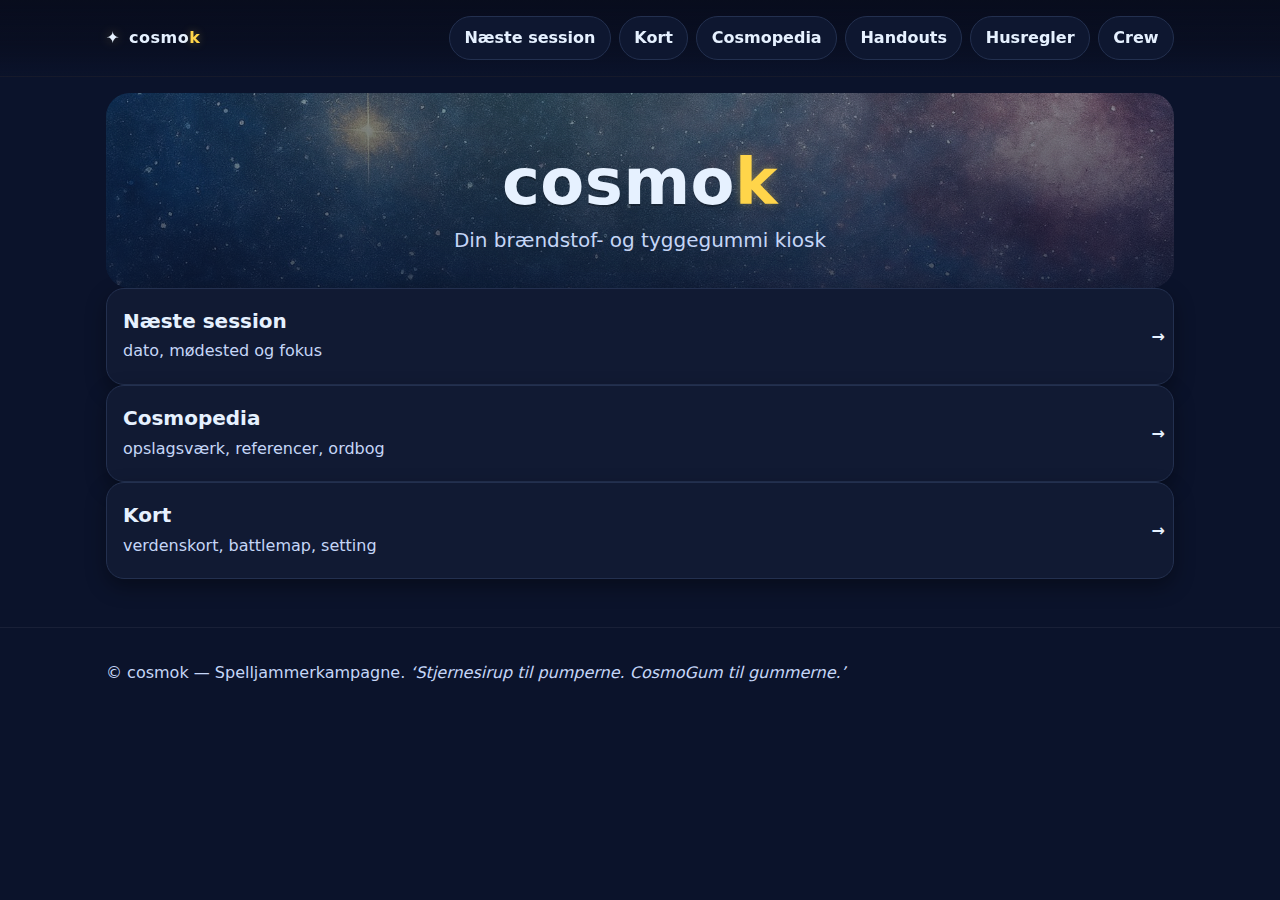
<file: index.html>
<!doctype html>
<html lang="da">
<head>
  <meta charset="utf-8" />
  <meta name="viewport" content="width=device-width, initial-scale=1" />
  <title>cosmok — Din brændstof & tyggegummi kiosk</title>
  <meta name="description" content="cosmok: Spelljammer-kiosk for kampagnen. Næste session, Cosmipedia og kort — alt samlet ét sted." />
  <meta property="og:title" content="cosmok" />
  <meta property="og:description" content="Din brændstof & tyggegummi kiosk til Spelljammer-kampagnen." />
  <meta property="og:type" content="website" />
  <meta name="twitter:card" content="summary" />
  <link rel="icon" href="assets/favicon.svg">
  <link rel="stylesheet" href="assets/css/base.css" />
</head>
<body>
  <a class="skip-link" href="#main">Spring til indhold</a>

  <header class="site-header" role="banner">
    <div class="wrap">
      <a class="brand" href="./" aria-label="cosmok forside">
        <span class="icon" aria-hidden="true">✦</span>
        <span class="wordmark">cosmo<span class="mark">k</span></span>
      </a>
      <nav class="site-nav" aria-label="Global navigation">
        <ul>
          <li><a href="next/">Næste session</a></li>
          <li><a href="map/">Kort</a></li>
          <li><a href="wiki/">Cosmopedia</a></li>
          <li><a href="handouts/">Handouts</a></li>
          <li><a href="rules/">Husregler</a></li>
          <li><a href="crew/">Crew</a></li>
        </ul>
      </nav>
    </div>
  </header>

  <main id="main" class="wrap">
    <section class="hero">
      <h1 class="hero-title">cosmo<span class="mark">k</span></h1>
      <p class="hero-tag">Din brændstof- og tyggegummi kiosk</p>
    </section>

    <!-- <section aria-labelledby="quicklinks-title" class="card-grid"> 
      <h2 id="quicklinks-title" class="sr-only">Hurtig adgang</h2> -->

      <a class="card link-card" href="next/" aria-label="Næste session: dato, mødested og fokus">
        <div class="card-body">
          <h3 class="card-title">Næste session</h3>
          <p class="card-text">dato, mødested og fokus</p>
        </div>
        <span class="card-cta" aria-hidden="true">→</span>
      </a>

      <a class="card link-card" href="wiki/" aria-label="Cosmipedia: Opslagsværk, wiki">
        <div class="card-body">
          <h3 class="card-title">Cosmopedia</h3>
          <p class="card-text">opslagsværk, referencer, ordbog</p>
        </div>
        <span class="card-cta" aria-hidden="true">→</span>
      </a>

      <a class="card link-card" href="map/" aria-label="Kort: verdenskort, links mv.">
        <div class="card-body">
          <h3 class="card-title">Kort</h3>
          <p class="card-text">verdenskort, battlemap, setting</p>
        </div>
        <span class="card-cta" aria-hidden="true">→</span>
      </a>
    </section>
  </main>

  <footer class="site-footer">
    <div class="wrap">
      <p>© cosmok — Spelljammerkampagne. <em>‘Stjernesirup til pumperne. CosmoGum til gummerne.’</em></p>
      <!-- <p><a href="mailto:kasper.lykke.n@gmail.com">Kontakt DM</a></p> -->
    </div>
  </footer>
</body>
</html>
</file>
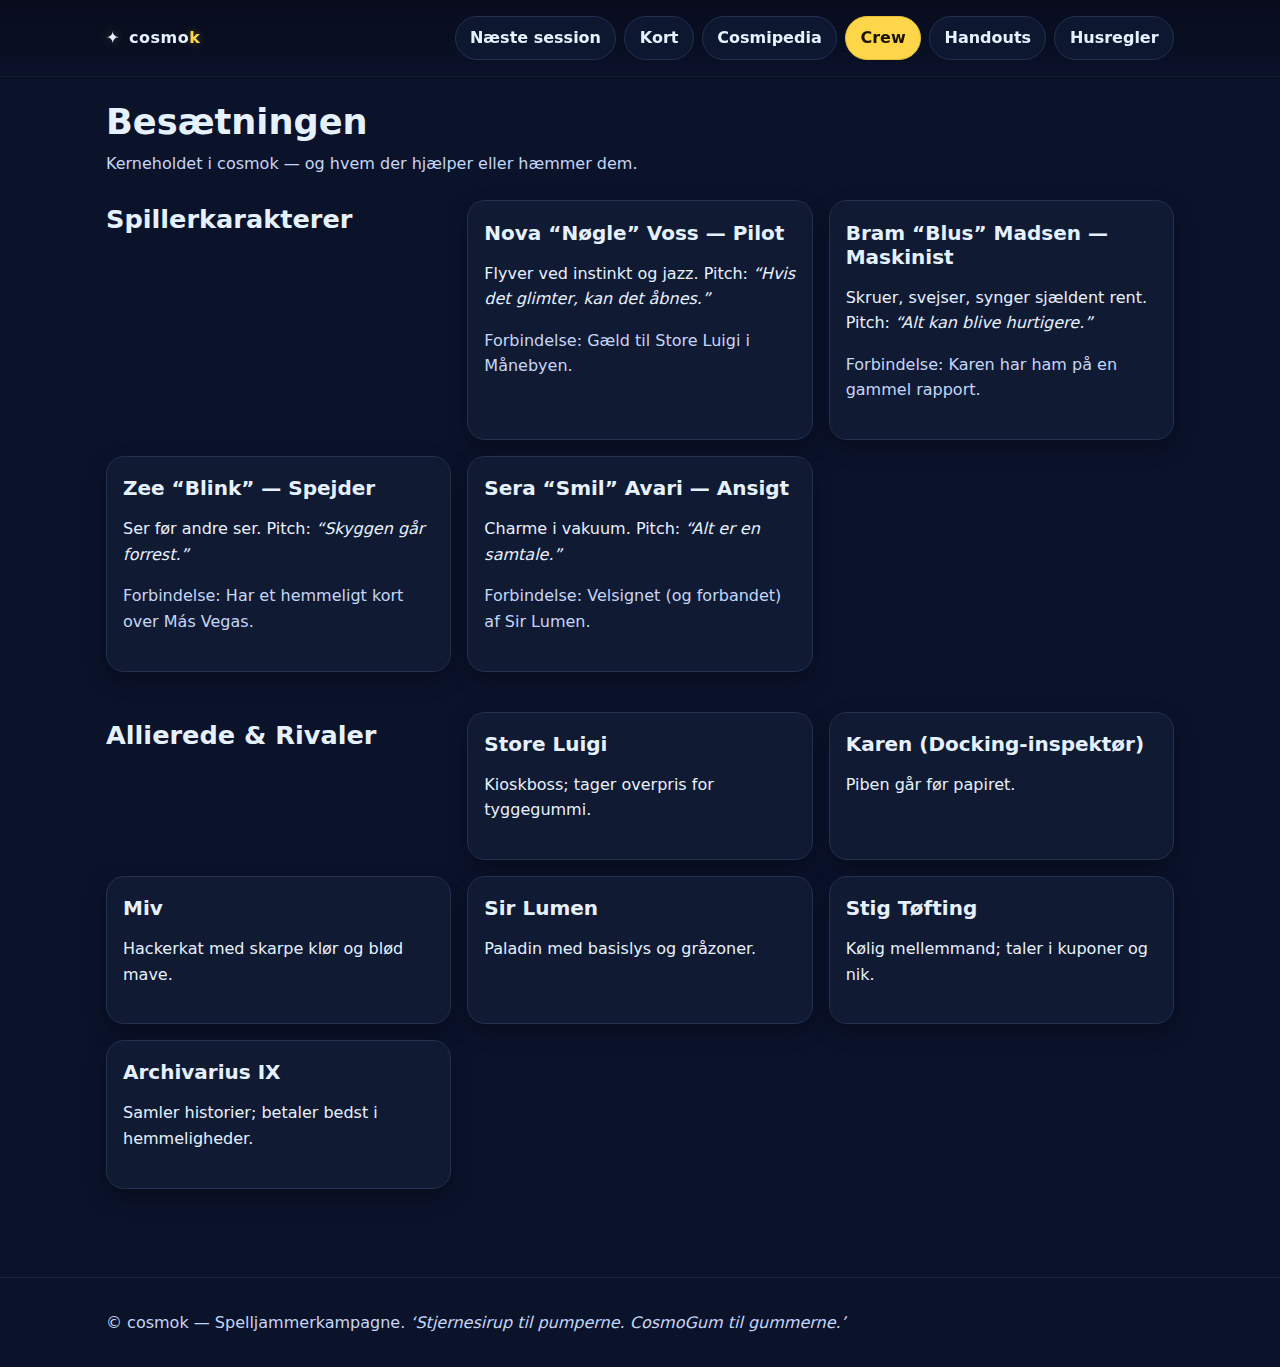
<file: crew/index.html>
<!doctype html>
<html lang="da">
<head>
  <meta charset="utf-8" />
  <meta name="viewport" content="width=device-width, initial-scale=1" />
  <title>Crew — cosmok</title>
  <meta name="description" content="Spillerkarakterer, roller, relationer og et lille cast af NPC’er." />
  <meta property="og:title" content="Crew — cosmok" />
  <meta property="og:description" content="Besætningen samt allierede og rivaler i kampagnen." />
  <meta property="og:type" content="website" />
  <meta name="twitter:card" content="summary" />
  <link rel="icon" href="../assets/favicon.svg">
  <link rel="stylesheet" href="../assets/css/base.css" />
</head>
<body>
  <a class="skip-link" href="#main">Spring til indhold</a>

  <header class="site-header" role="banner">
    <div class="wrap">
      <a class="brand" href="../">
        <span class="icon" aria-hidden="true">✦</span>
        <span class="wordmark">cosmo<span class="mark">k</span></span>
      </a>
      <nav class="site-nav" aria-label="Global navigation">
        <ul>
          <li><a href="../next/">Næste session</a></li>
          <li><a href="../map/">Kort</a></li>
          <li><a href="../wiki/">Cosmipedia</a></li>
          <li><a href="../crew/" aria-current="page">Crew</a></li>
          <li><a href="../handouts/">Handouts</a></li>
          <li><a href="../rules/">Husregler</a></li>
        </ul>
      </nav>
    </div>
  </header>

  <main id="main" class="wrap">
    <header class="page-intro">
      <h1>Besætningen</h1>
      <p class="lede">Kerneholdet i cosmok — og hvem der hjælper eller hæmmer dem.</p>
    </header>

    <section aria-labelledby="pcer" class="card-grid">
      <h2 id="pcer" class="sr-only">Spillerkarakterer</h2>

      <article class="card">
        <div class="card-body">
          <h3>Nova “Nøgle” Voss — Pilot</h3>
          <p>Flyver ved instinkt og jazz. Pitch: <em>“Hvis det glimter, kan det åbnes.”</em></p>
          <p class="muted">Forbindelse: Gæld til Store Luigi i Månebyen.</p>
        </div>
      </article>

      <article class="card">
        <div class="card-body">
          <h3>Bram “Blus” Madsen — Maskinist</h3>
          <p>Skruer, svejser, synger sjældent rent. Pitch: <em>“Alt kan blive hurtigere.”</em></p>
          <p class="muted">Forbindelse: Karen har ham på en gammel rapport.</p>
        </div>
      </article>

      <article class="card">
        <div class="card-body">
          <h3>Zee “Blink” — Spejder</h3>
          <p>Ser før andre ser. Pitch: <em>“Skyggen går forrest.”</em></p>
          <p class="muted">Forbindelse: Har et hemmeligt kort over Más Vegas.</p>
        </div>
      </article>

      <article class="card">
        <div class="card-body">
          <h3>Sera “Smil” Avari — Ansigt</h3>
          <p>Charme i vakuum. Pitch: <em>“Alt er en samtale.”</em></p>
          <p class="muted">Forbindelse: Velsignet (og forbandet) af Sir Lumen.</p>
        </div>
      </article>
    </section>

    <section aria-labelledby="npcs" class="card-grid">
      <h2 id="npcs" class="section-title">Allierede & Rivaler</h2>

      <article class="card">
        <div class="card-body">
          <h3>Store Luigi</h3>
          <p>Kioskboss; tager overpris for tyggegummi.</p>
        </div>
      </article>

      <article class="card">
        <div class="card-body">
          <h3>Karen (Docking-inspektør)</h3>
          <p>Piben går før papiret.</p>
        </div>
      </article>

      <article class="card">
        <div class="card-body">
          <h3>Miv</h3>
          <p>Hackerkat med skarpe klør og blød mave.</p>
        </div>
      </article>

      <article class="card">
        <div class="card-body">
          <h3>Sir Lumen</h3>
          <p>Paladin med basislys og gråzoner.</p>
        </div>
      </article>

      <article class="card">
        <div class="card-body">
          <h3>Stig Tøfting</h3>
          <p>Kølig mellemmand; taler i kuponer og nik.</p>
        </div>
      </article>

      <article class="card">
        <div class="card-body">
          <h3>Archivarius IX</h3>
          <p>Samler historier; betaler bedst i hemmeligheder.</p>
        </div>
      </article>
    </section>
  </main>

  <footer class="site-footer">
    <div class="wrap">
      <p>© cosmok — Spelljammerkampagne. <em>‘Stjernesirup til pumperne. CosmoGum til gummerne.’</em></p>
      <!-- <p><a href="mailto:kasper.lykke.n@gmail.com">Kontakt DM</a></p> -->
    </div>
  </footer>
</body>
</html>
</file>
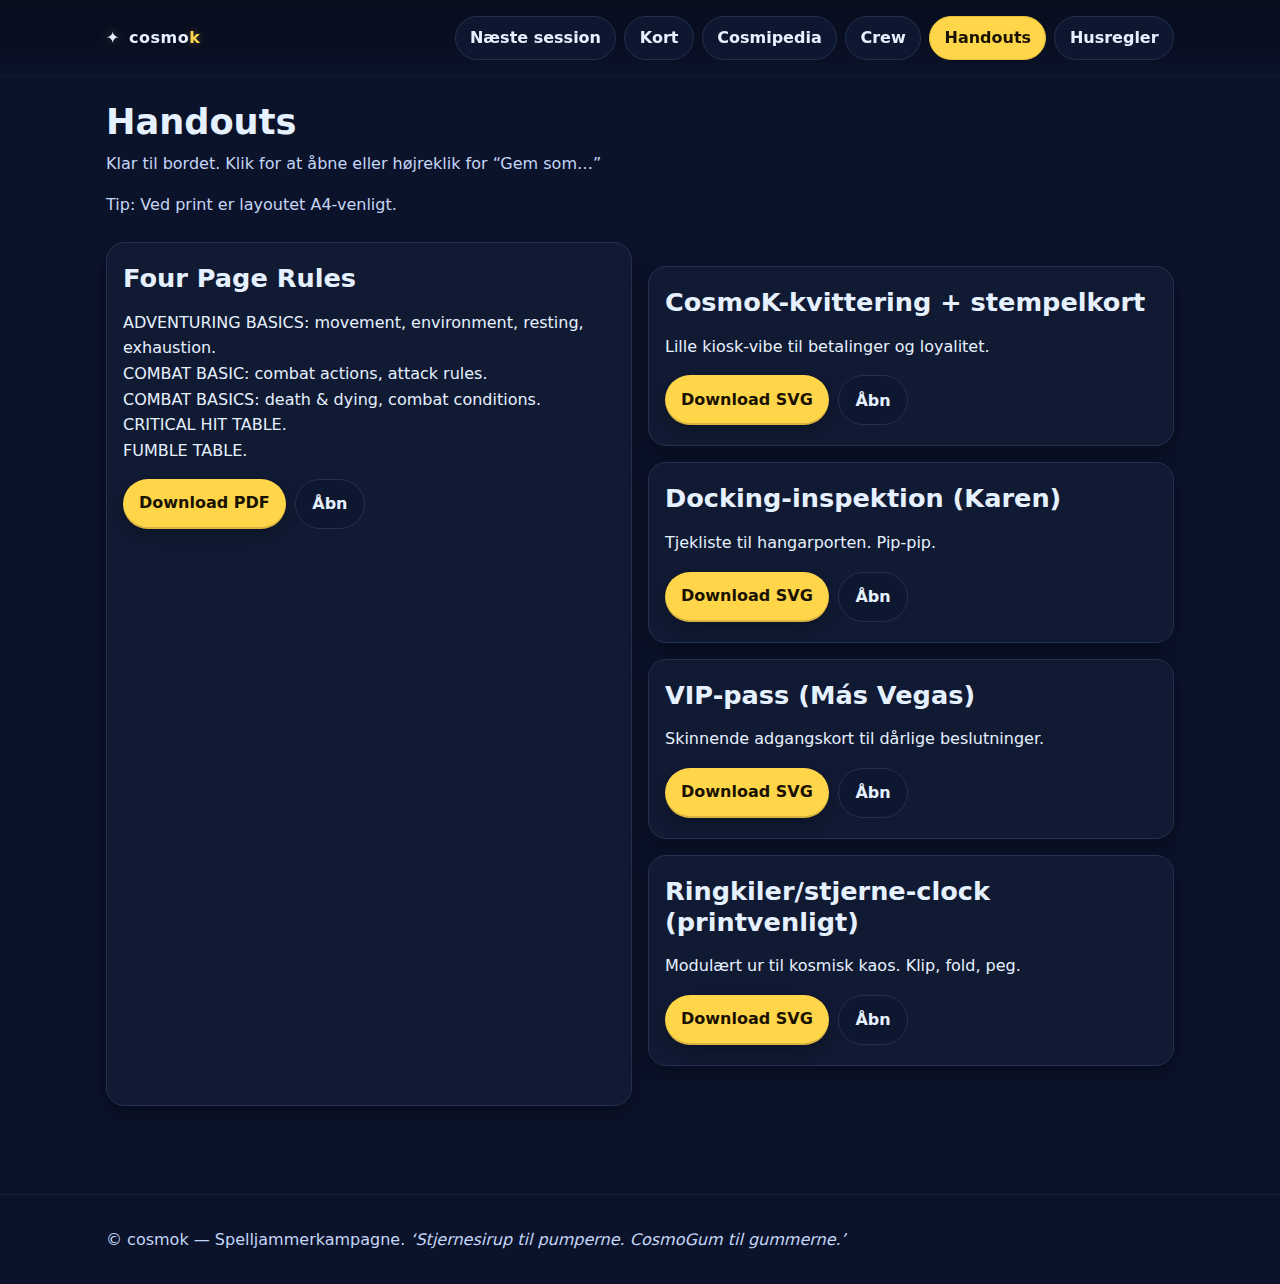
<file: handouts/index.html>
<!doctype html>
<html lang="da">
<head>
  <meta charset="utf-8" />
  <meta name="viewport" content="width=device-width, initial-scale=1" />
  <title>Handouts — cosmok</title>
  <meta name="description" content="Props, links og printbare filer til bordet. A4-venligt ved print." />
  <meta property="og:title" content="Handouts — cosmok" />
  <meta property="og:description" content="Kvitteringer, VIP-pass, inspektioner og ur/clock. Printvenlig side." />
  <meta property="og:type" content="website" />
  <meta name="twitter:card" content="summary" />
  <link rel="icon" href="../assets/favicon.svg">
  <link rel="stylesheet" href="../assets/css/base.css" />
  <!-- Print CSS kun her -->
  <style media="print">
    @page { size: A4; margin: 12mm; }
    .site-header, .site-footer, .page-intro .lede { display:none !important; }
    body { background: #fff; color: #000; }
    .wrap { max-width: none; padding: 0; }
    .card-grid { display:block; }
    .card { break-inside: avoid; border-color: #000; box-shadow:none; margin-bottom: 10mm; }
    a.button { border:1px solid #000; color:#000 !important; }
    .print-note { display:block; color:#000; }
  </style>
</head>
<body>
  <a class="skip-link" href="#main">Spring til indhold</a>

  <header class="site-header" role="banner">
    <div class="wrap">
      <a class="brand" href="../">
        <span class="icon" aria-hidden="true">✦</span>
        <span class="wordmark">cosmo<span class="mark">k</span></span>
      </a>
      <nav class="site-nav" aria-label="Global navigation">
        <ul>
          <li><a href="../next/">Næste session</a></li>
          <li><a href="../map/">Kort</a></li>
          <li><a href="../wiki/">Cosmipedia</a></li>
          <li><a href="../crew/">Crew</a></li>
          <li><a href="../handouts/" aria-current="page">Handouts</a></li>
          <li><a href="../rules/">Husregler</a></li>
        </ul>
      </nav>
    </div>
  </header>

  <main id="main" class="wrap">
    <header class="page-intro">
      <h1>Handouts</h1>
      <p class="lede">Klar til bordet. Klik for at åbne eller højreklik for “Gem som…”</p>
      <p class="print-note muted">Tip: Ved print er layoutet A4-venligt.</p>
    </header>

<!-- Handout Cards: -->
    <section class="card-grid">
      <article class="card">
        <div class="card-body">
          <h2>Four Page Rules</h2>
          <p>
            ADVENTURING BASICS: movement, environment, resting, exhaustion.<br>
            COMBAT BASIC: combat actions, attack rules.<br>
            COMBAT BASICS: death & dying, combat conditions.<br>
            CRITICAL HIT TABLE.<br>
            FUMBLE TABLE.
          </p>
          <div class="btn-row">
            <a class="button" href="../assets/handouts/four-page-rules.pdf" download>Download PDF</a>
            <a class="button outline" href="../assets/handouts/four-page-rules.pdf" target="_blank" rel="noopener">Åbn</a>
          </div>
        </div>
      </article>


    <section class="card-grid">
      <article class="card">
        <div class="card-body">
          <h2>CosmoK-kvittering + stempelkort</h2>
          <p>Lille kiosk-vibe til betalinger og loyalitet.</p>
          <div class="btn-row">
            <a class="button" href="../assets/handouts/receipt-stampcard.svg" download>Download SVG</a>
            <a class="button outline" href="../assets/handouts/receipt-stampcard.svg" target="_blank" rel="noopener">Åbn</a>
          </div>
        </div>
      </article>

      <article class="card">
        <div class="card-body">
          <h2>Docking-inspektion (Karen)</h2>
          <p>Tjekliste til hangarporten. Pip-pip.</p>
          <div class="btn-row">
            <a class="button" href="../assets/handouts/docking-inspection.svg" download>Download SVG</a>
            <a class="button outline" href="../assets/handouts/docking-inspection.svg" target="_blank" rel="noopener">Åbn</a>
          </div>
        </div>
      </article>

      <article class="card" id="vip-pass">
        <div class="card-body">
          <h2>VIP-pass (Más Vegas)</h2>
          <p>Skinnende adgangskort til dårlige beslutninger.</p>
          <div class="btn-row">
            <a class="button" href="../assets/handouts/vip-pass-mas-vegas.svg" download>Download SVG</a>
            <a class="button outline" href="../assets/handouts/vip-pass-mas-vegas.svg" target="_blank" rel="noopener">Åbn</a>
          </div>
        </div>
      </article>

      <article class="card">
        <div class="card-body">
          <h2>Ringkiler/stjerne-clock (printvenligt)</h2>
          <p>Modulært ur til kosmisk kaos. Klip, fold, peg.</p>
          <div class="btn-row">
            <a class="button" href="../assets/handouts/ringkiler-stjerneclock.svg" download>Download SVG</a>
            <a class="button outline" href="../assets/handouts/ringkiler-stjerneclock.svg" target="_blank" rel="noopener">Åbn</a>
          </div>
        </div>
      </article>
    </section>
  </main>

  <footer class="site-footer">
    <div class="wrap">
      <p>© cosmok — Spelljammerkampagne. <em>‘Stjernesirup til pumperne. CosmoGum til gummerne.’</em></p>
      <!-- <p><a href="mailto:kasper.lykke.n@gmail.com">Kontakt DM</a></p> -->
    </div>
  </footer>
</body>
</html>
</file>
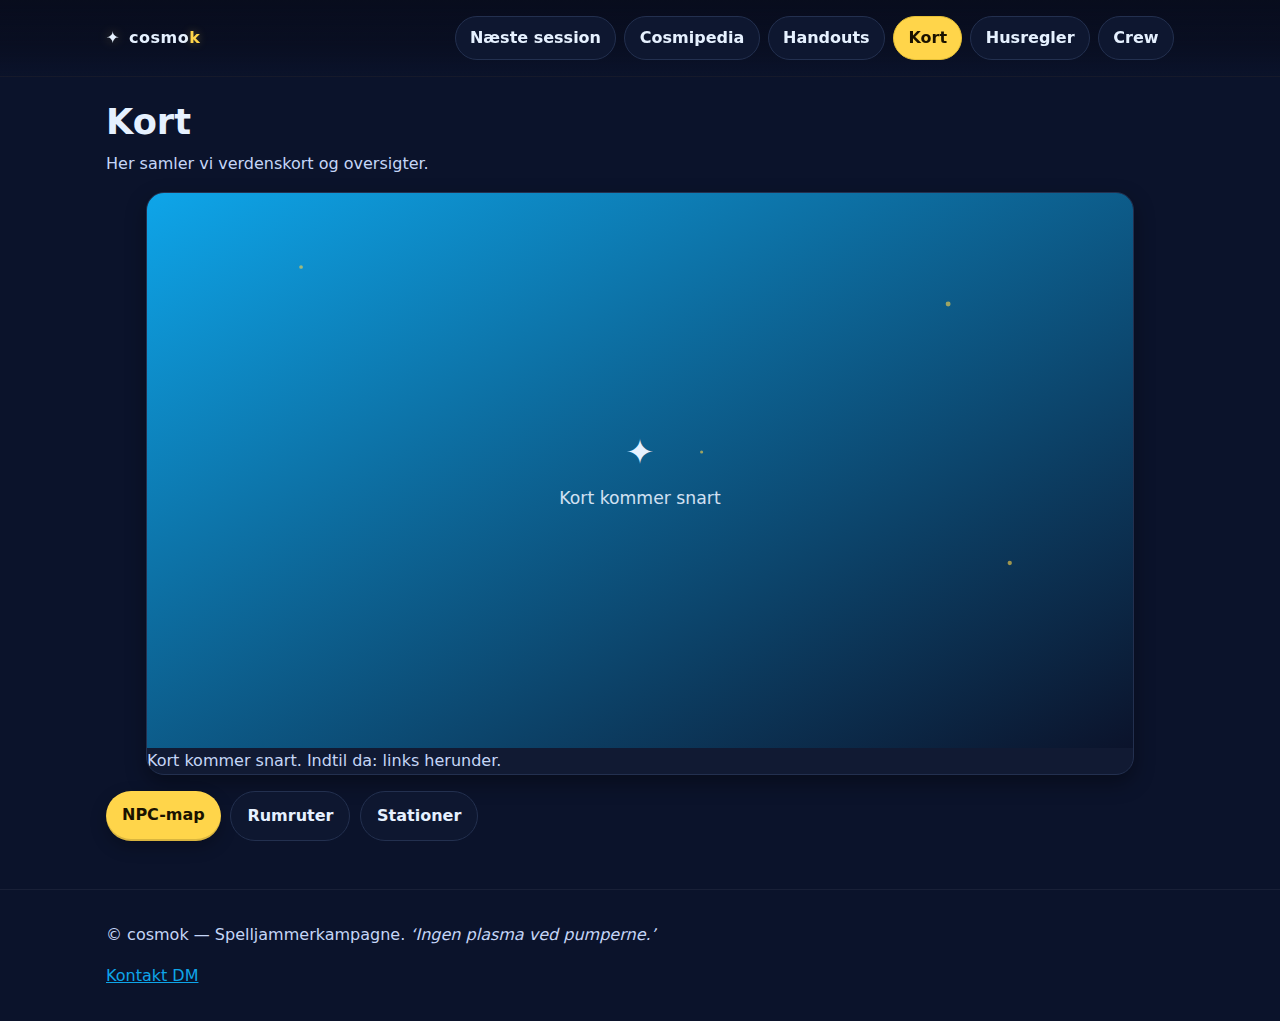
<file: map/index.html>
<!doctype html>
<html lang="da">
<head>
  <meta charset="utf-8" />
  <meta name="viewport" content="width=device-width, initial-scale=1" />
  <title>Kort — cosmok</title>
  <meta name="description" content="Her samler vi verdenskort og oversigter. Placeholder vises indtil kortet er klar." />
  <meta property="og:title" content="Kort — cosmok" />
  <meta property="og:description" content="Verdenskort, oversigter og eksterne henvisninger." />
  <meta property="og:type" content="website" />
  <meta name="twitter:card" content="summary" />
  <link rel="icon" href="../assets/favicon.svg">
  <link rel="stylesheet" href="../assets/css/base.css" />
</head>
<body>
  <a class="skip-link" href="#main">Spring til indhold</a>

  <header class="site-header" role="banner">
    <div class="wrap">
      <a class="brand" href="../">
        <span class="icon" aria-hidden="true">✦</span>
        <span class="wordmark">cosmo<span class="mark">k</span></span>
      </a>
      <nav class="site-nav" aria-label="Global navigation">
        <ul>
          <li><a href="../next/">Næste session</a></li>
          <li><a href="../wiki/">Cosmipedia</a></li>
          <li><a href="../handouts/">Handouts</a></li>
          <li><a href="../map/" aria-current="page">Kort</a></li>
          <li><a href="../rules/">Husregler</a></li>
          <li><a href="../crew/">Crew</a></li>
        </ul>
      </nav>
    </div>
  </header>

  <main id="main" class="wrap">
    <header class="page-intro">
      <h1>Kort</h1>
      <p class="lede">Her samler vi verdenskort og oversigter.</p>
    </header>

    <figure class="card">
      <img src="../assets/img/map-placeholder.svg" alt="Pladsholder for verdenskort: mørk gradient med ✦ og teksten 'Kort kommer snart'." />
      <figcaption class="muted">Kort kommer snart. Indtil da: links herunder.</figcaption>
    </figure>

    <div class="btn-row">
      <a class="button" href="#" role="button">NPC-map</a>
      <a class="button outline" href="#" role="button">Rumruter</a>
      <a class="button outline" href="#" role="button">Stationer</a>
    </div>
  </main>

  <footer class="site-footer">
    <div class="wrap">
      <p>© cosmok — Spelljammerkampagne. <em>‘Ingen plasma ved pumperne.’</em></p>
      <p><a href="mailto:dm@cosmok.space">Kontakt DM</a></p>
    </div>
  </footer>
</body>
</html>
</file>
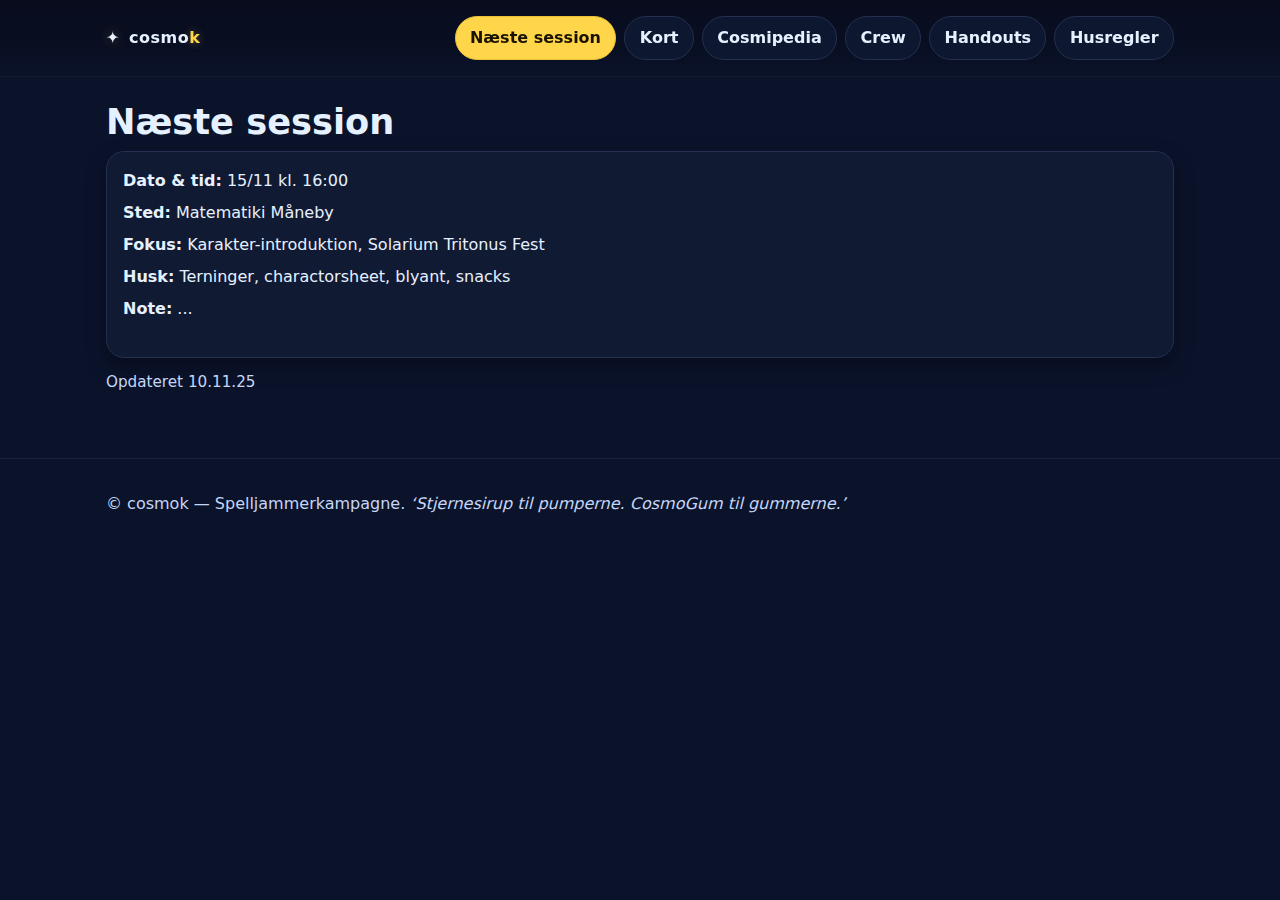
<file: next/index.html>
<!doctype html>
<html lang="da">
<head>
  <meta charset="utf-8" />
  <meta name="viewport" content="width=device-width, initial-scale=1" />
  <title>Næste session — cosmok</title>
  <meta name="description" content="Alt om næste session: dato, tid, sted, fokus og huskeliste." />
  <meta property="og:title" content="Næste session — cosmok" />
  <meta property="og:description" content="Dato, tid, sted, fokus, huskeliste og team-tjek." />
  <meta property="og:type" content="website" />
  <meta name="twitter:card" content="summary" />
  <link rel="icon" href="../assets/favicon.svg">
  <link rel="stylesheet" href="../assets/css/base.css" />
</head>
<body>
  <a class="skip-link" href="#main">Spring til indhold</a>

  <header class="site-header" role="banner">
    <div class="wrap">
      <a class="brand" href="../">
        <span class="icon" aria-hidden="true">✦</span>
        <span class="wordmark">cosmo<span class="mark">k</span></span>
      </a>
      <nav class="site-nav" aria-label="Global navigation">
        <ul>
          <li><a href="../next/" aria-current="page">Næste session</a></li>
          <li><a href="../map/">Kort</a></li>
          <li><a href="../wiki/">Cosmipedia</a></li>
          <li><a href="../crew/">Crew</a></li>
          <li><a href="../handouts/">Handouts</a></li>
          <li><a href="../rules/">Husregler</a></li>
        </ul>
      </nav>
    </div>
  </header>

  <main id="main" class="wrap">
    <header class="page-intro">
      <h1>Næste session</h1>
      <!--<p class="lede">Kort, klart, kosmisk.</p>-->
    </header>

    <section class="card">
      <div class="card-body">
        <ul class="details">
          <li><strong>Dato & tid:</strong> 15/11 kl. 16:00</li>
          <li><strong>Sted:</strong> Matematiki Måneby</li>
          <li><strong>Fokus:</strong> Karakter-introduktion, Solarium Tritonus Fest</li>
          <li><strong>Husk:</strong> Terninger, charactorsheet, blyant, snacks</li>
          <li><strong>Note:</strong> ...</li>
        </ul>
        <!-- <fieldset class="checklist">
          <legend>Team-tjek</legend>
          <label><input type="checkbox"> Pilot</label>
          <label><input type="checkbox"> Maskinist</label>
          <label><input type="checkbox"> Spejder</label>
          <label><input type="checkbox"> Ansigt</label>
        </fieldset>
        <p class="note">Spørgsmål? Ping på gruppetråden.</p> -->
      </div>
    </section>

    <p class="updated">Opdateret 10.11.25</p>
  </main>

  <footer class="site-footer">
    <div class="wrap">
      <p>© cosmok — Spelljammerkampagne. <em>‘Stjernesirup til pumperne. CosmoGum til gummerne.’</em></p>
    </div>
  </footer>
</body>
</html>
</file>
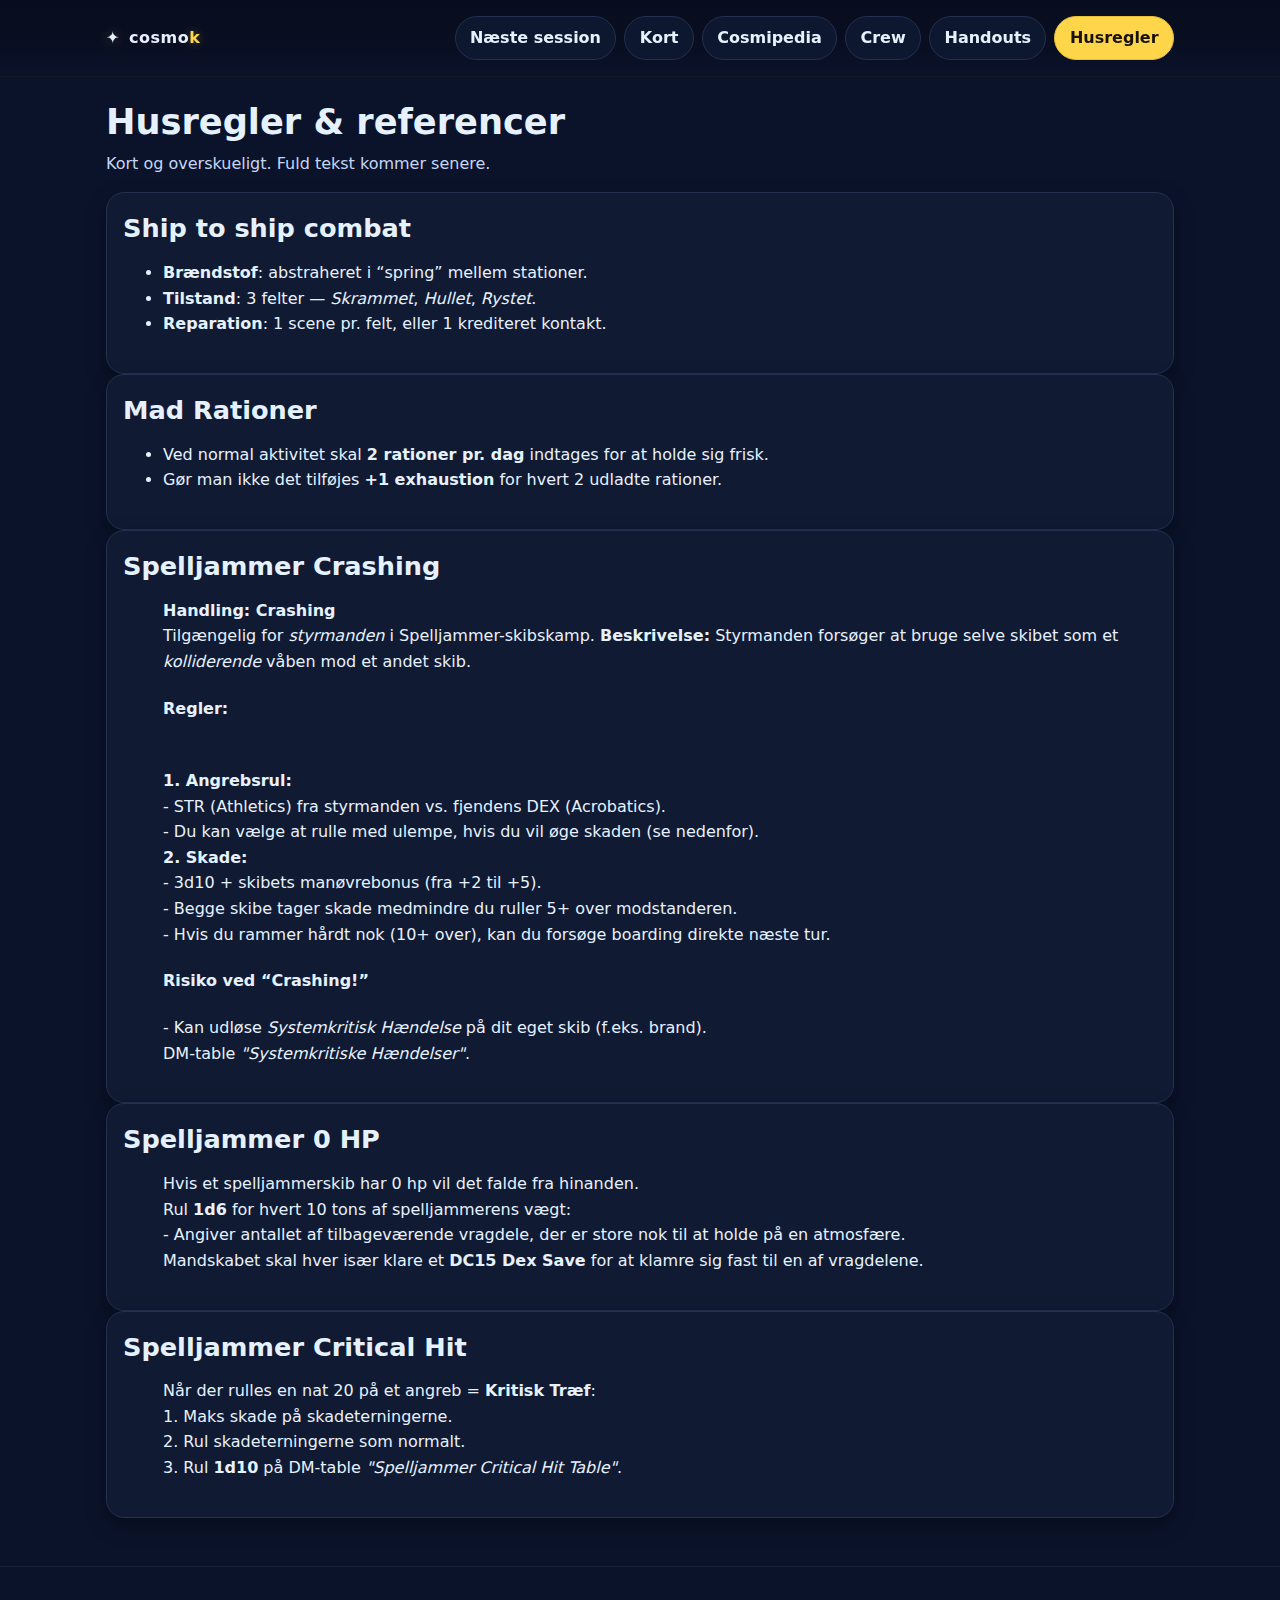
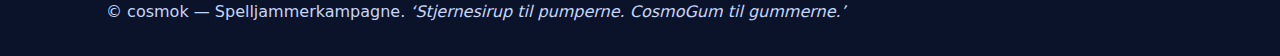
<file: rules/index.html>
<!doctype html>
<html lang="da">
<head>
  <meta charset="utf-8" />
  <meta name="viewport" content="width=device-width, initial-scale=1" />
  <title>Husregler — cosmok</title
  ><meta name="description" content="Korte referencer: køretøjer, heist-rammer, kosmisk kaos og parasit-fristelser." />
  <meta property="og:title" content="Husregler — cosmok" />
  <meta property="og:description" content="3 faser, 3 succeser før 2 fejl (DC 13–15), ur/clock, køretøjer og fristelser." />
  <meta property="og:type" content="website" />
  <meta name="twitter:card" content="summary" />
  <link rel="icon" href="../assets/favicon.svg">
  <link rel="stylesheet" href="../assets/css/base.css" />
</head>
<body>
  <a class="skip-link" href="#main">Spring til indhold</a>

  <header class="site-header" role="banner">
    <div class="wrap">
      <a class="brand" href="../">
        <span class="icon" aria-hidden="true">✦</span>
        <span class="wordmark">cosmo<span class="mark">k</span></span>
      </a>
      <nav class="site-nav" aria-label="Global navigation">
        <ul>
          <li><a href="../next/">Næste session</a></li>
          <li><a href="../map/">Kort</a></li>
          <li><a href="../wiki/">Cosmipedia</a></li>
          <li><a href="../crew/">Crew</a></li>
          <li><a href="../handouts/">Handouts</a></li>
          <li><a href="../rules/" aria-current="page">Husregler</a></li>
        </ul>
      </nav>
    </div>
  </header>


  <main id="main" class="wrap">
    <header class="page-intro">
      <h1>Husregler & referencer</h1>
      <p class="lede">Kort og overskueligt. Fuld tekst kommer senere.</p>
    </header>

<!-- Regler: -->
    <section class="card">
      <div class="card-body">
        <h2 id="ship-to-ship-combat">Ship to ship combat</h2>
        <ul>
          <li><strong>Brændstof</strong>: abstraheret i “spring” mellem stationer.</li>
          <li><strong>Tilstand</strong>: 3 felter — <em>Skrammet</em>, <em>Hullet</em>, <em>Rystet</em>.</li>
          <li><strong>Reparation</strong>: 1 scene pr. felt, eller 1 krediteret kontakt.</li>
        </ul>
      </div>
    </section>


    <section class="card">
      <div class="card-body">
        <h2 id="mad-rationer">Mad Rationer</h2>
        <ul>
          <li>Ved normal aktivitet skal <b>2 rationer pr. dag</b> indtages for at holde sig frisk.</li>
          <li>Gør man ikke det tilføjes <b>+1 exhaustion</b> for hvert 2 udladte rationer.</li>
        </ul>
      </div>
    </section>


    <section class="card">
      <div class="card-body">
        <h2 id="spelljammer-crashing">Spelljammer Crashing</h2>
        <ul>
          <h3></h2><b>Handling: Crashing</b><h/><br>
          Tilgængelig for <i>styrmanden</i> i Spelljammer-skibskamp.
          <b>Beskrivelse:</b> Styrmanden forsøger at bruge selve skibet som et <i>kolliderende</i> våben mod et andet skib.<br>
          <h4><b>Regler:</b></h4><br>
          <b>1. Angrebsrul:</b><br>
          - STR (Athletics) fra styrmanden vs. fjendens DEX (Acrobatics).<br>
          - Du kan vælge at rulle med ulempe, hvis du vil øge skaden (se nedenfor).<br>
          <b>2. Skade:</b><br>
          - 3d10 + skibets manøvrebonus (fra +2 til +5).<br>
          - Begge skibe tager skade medmindre du ruller 5+ over modstanderen.<br>
          - Hvis du rammer hårdt nok (10+ over), kan du forsøge boarding direkte næste tur.<br>
          <h4><b>Risiko ved “Crashing!”</b></h4>
          - Kan udløse <i>Systemkritisk Hændelse</i> på dit eget skib (f.eks. brand).<br>
          DM-table <i>"Systemkritiske Hændelser"</i>.
        </ul>
      </div>
    </section>


    <section class="card">
      <div class="card-body">
        <h2 id="spelljammer-0-hp">Spelljammer 0 HP</h2>
        <ul>
          Hvis et spelljammerskib har 0 hp vil det falde fra hinanden.<br>
          Rul <b>1d6</b> for hvert 10 tons af spelljammerens vægt:<br>
          - Angiver antallet af tilbageværende vragdele, der er store nok til at holde på en atmosfære.<br>
          Mandskabet skal hver især klare et <b>DC15 Dex Save</b> for at klamre sig fast til en af vragdelene.
        </ul>
      </div>
    </section>


    <section class="card">
      <div class="card-body">
        <h2 id="spelljammer-critical-hit">Spelljammer Critical Hit</h2>
        <ul>
          Når der rulles en nat 20 på et angreb = <b>Kritisk Træf</b>:<br>
          1. Maks skade på skadeterningerne.<br>
          2. Rul skadeterningerne som normalt.<br>
          3. Rul <b>1d10</b> på DM-table <i>"Spelljammer Critical Hit Table"</i>.

        </ul>
      </div>
    </section>

    

<!-- Skabeloner:
    <section class="card" id="ID-NAVN">
      <div class="card-body">
        <h2>Navn</h2>
        <p><strong>3 faser</strong> (Plan, Indtrængning, Flugt). <strong>3 succeser før 2 fejl</strong>. <strong>DC 13–15</strong> efter modstand.</p>
        <ul>
          <li>Spil montage i Plan-fasen: én montage-gevinst per PC.</li>
          <li>Indtrængning: Brug miljøet; opbyg pres og ure.</li>
          <li>Flugt: Sæt indsatserne i brand (bogstaveligt/metaforisk).</li>
        </ul>
      </div>
    </section>

    <section class="card">
      <div class="card-body">
        <h2>Navn</h2>
        <p>Trigger ved dristige valg, høje rul og tidspres. Når uret fyldes, <em>sker der noget mærkeligt</em>.</p>
        <ul>
          <li>+1 felt: Støj, efterladte spor, eller “uhørt energi”.</li>
          <li>+2 felter: Vagtpatrulje, anomal storm, eller rivaler.</li>
          <li>Fuld ur: Scene-twist, tab, eller uimodståelig fristelse.</li>
        </ul>
      </div>
    </section>
  -->

    <!--<p class="muted">Fuld note samling: <a href="#" rel="nofollow">kommer senere</a>.</p>-->
  </main>



  <!-- Footer nederst på siden -->
  <footer class="site-footer">
    <div class="wrap">
      <p>© cosmok — Spelljammerkampagne. <em>‘Stjernesirup til pumperne. CosmoGum til gummerne.’</em></p>
      <!-- <p><a href="mailto:kasper.lykke.n@gmail.com">Kontakt DM</a></p> -->
    </div>
  </footer>
</body>
</html>
</file>
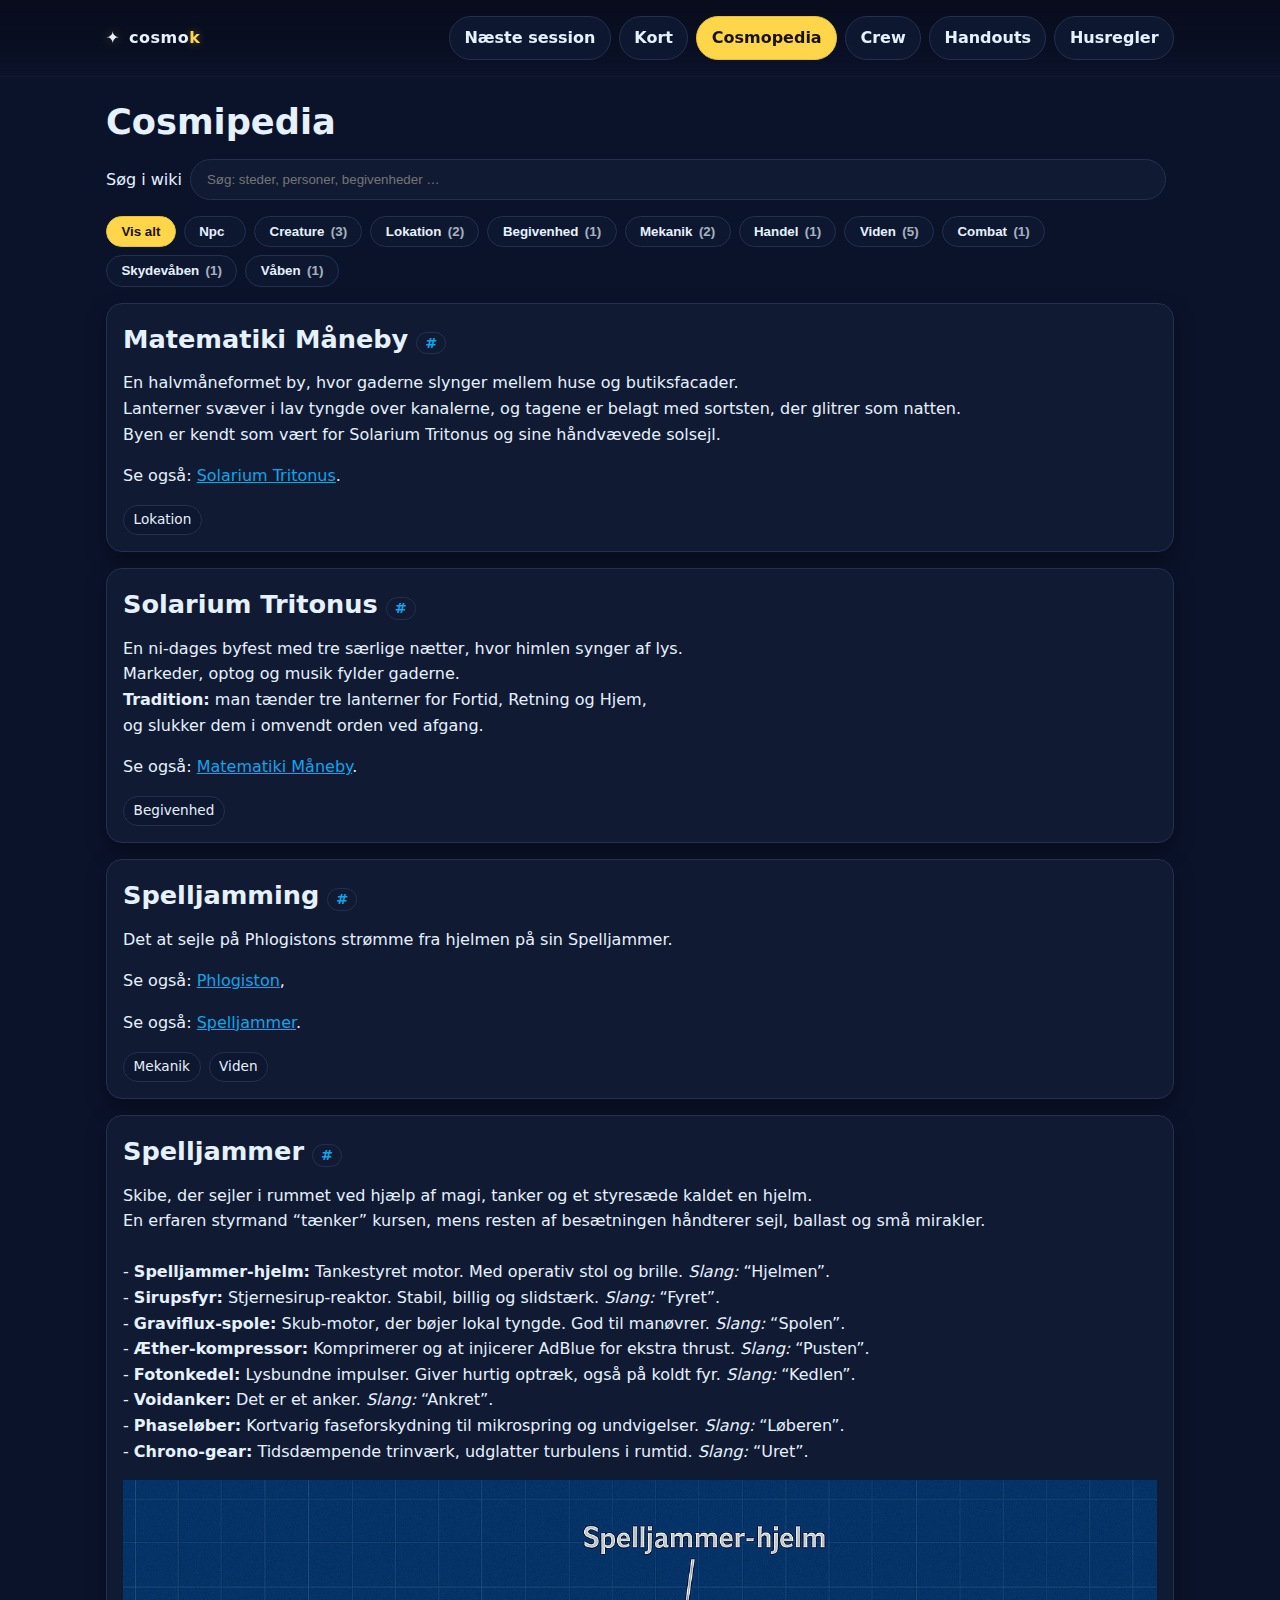
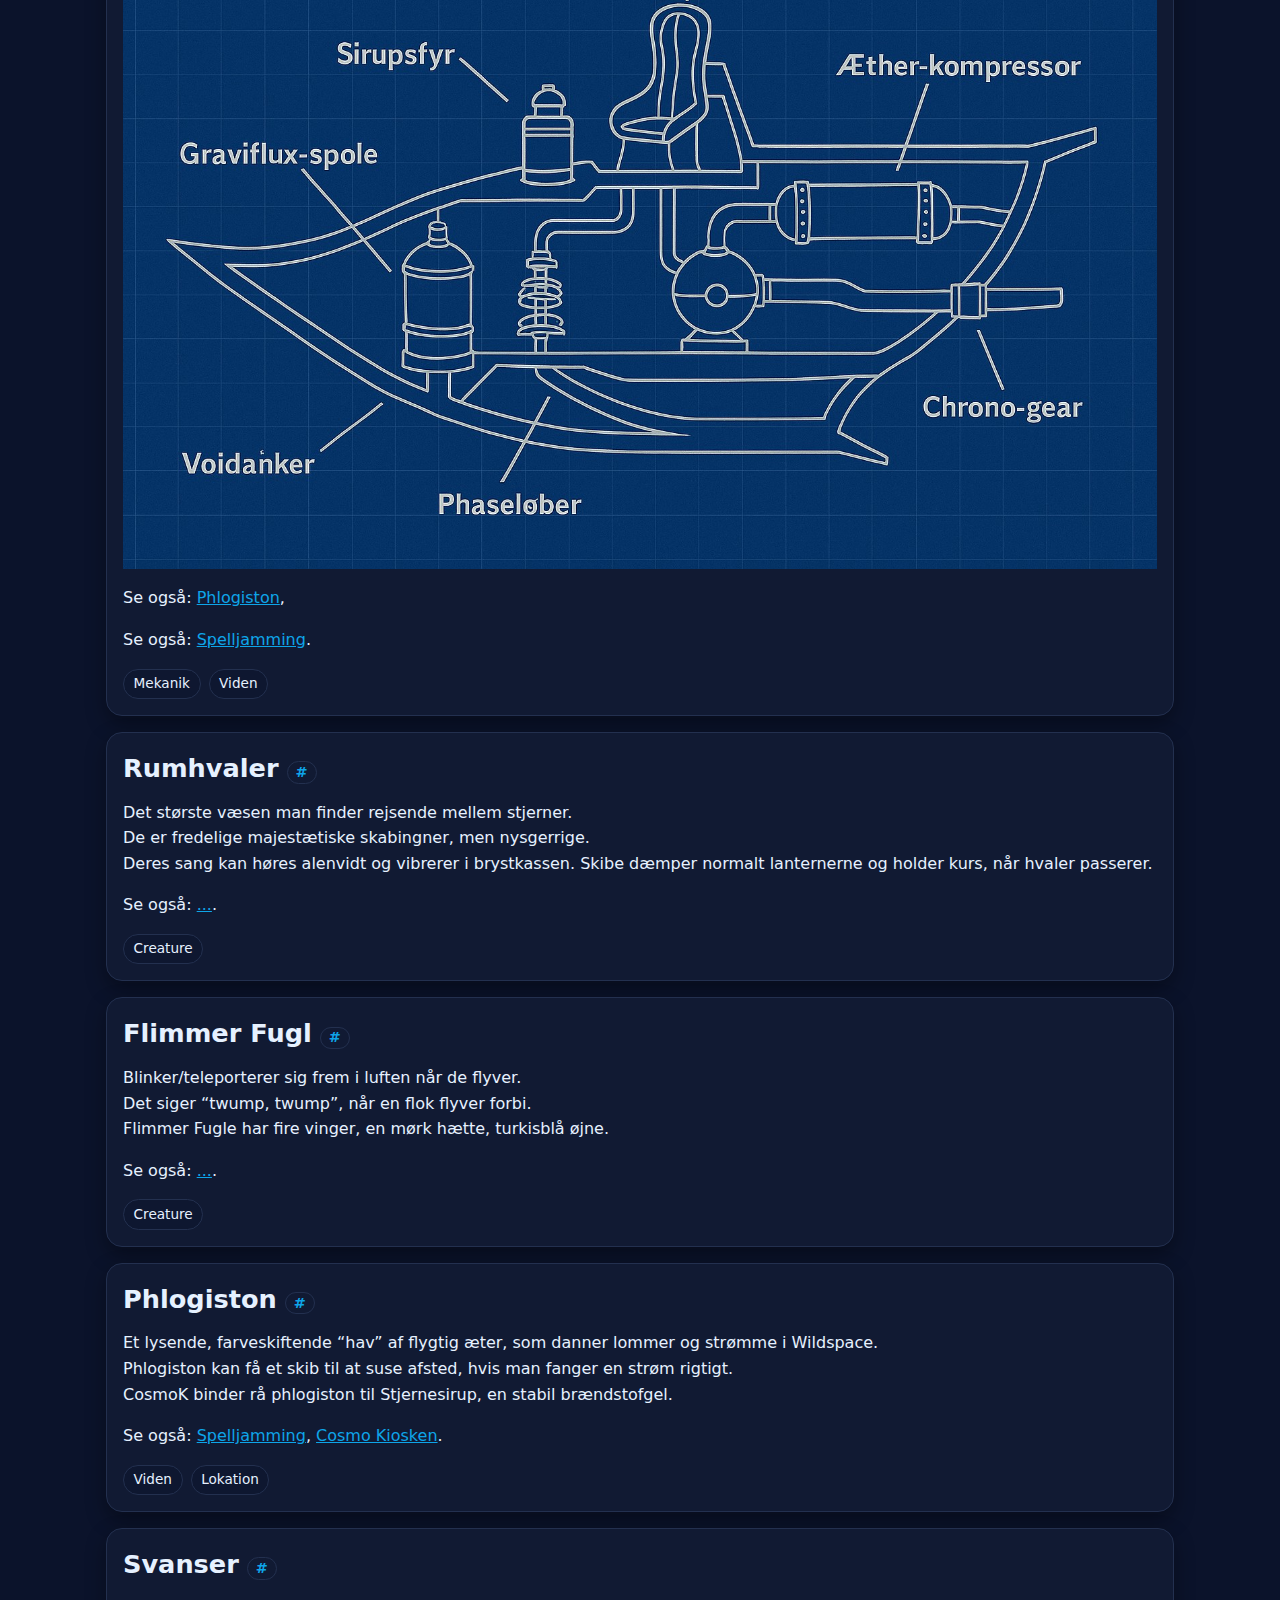
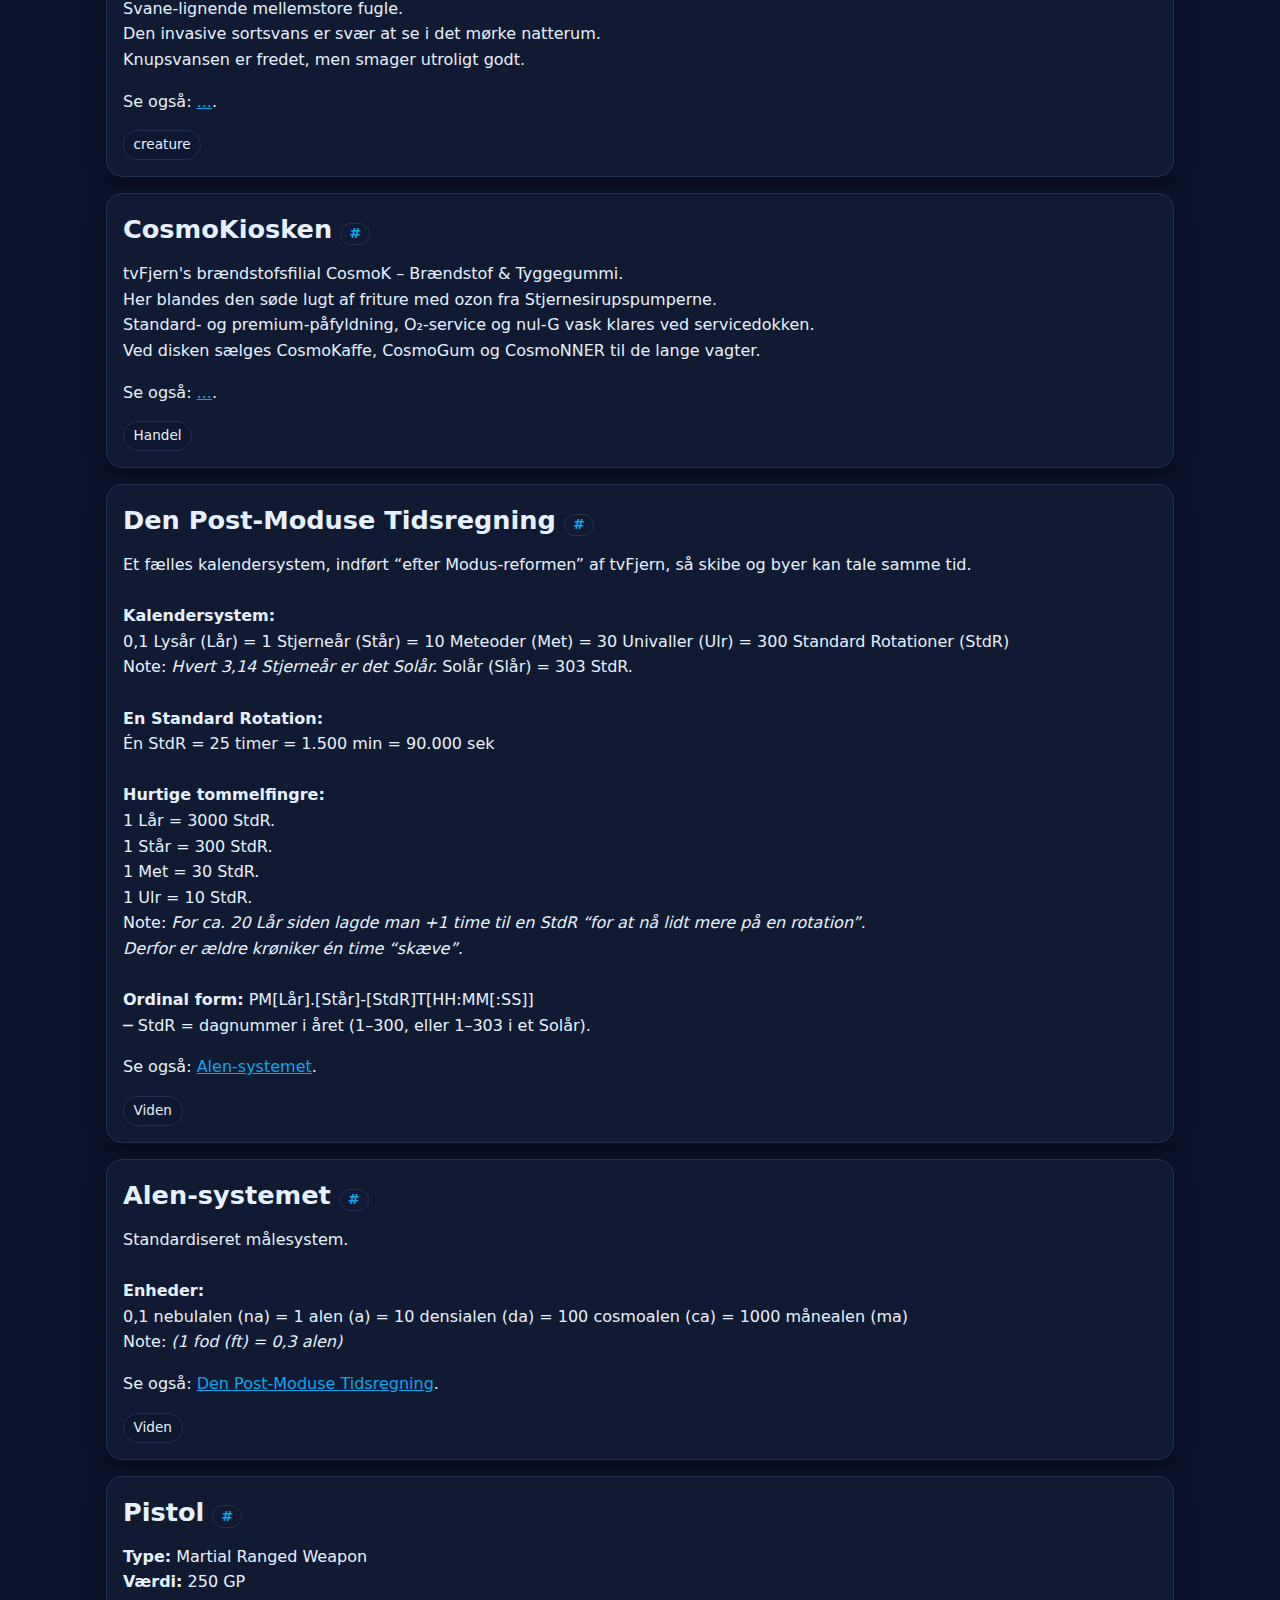
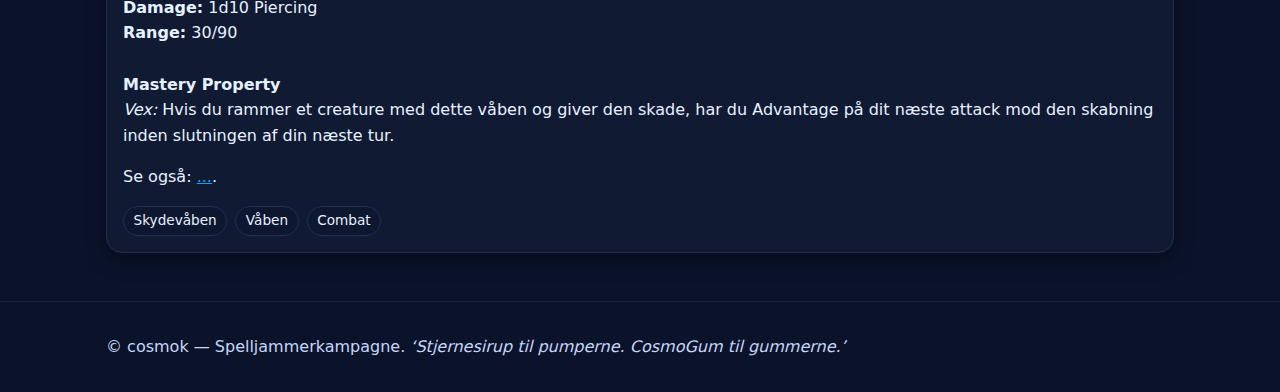
<file: wiki/index.html>
<!doctype html>
<html lang="da">
<head>
  <meta charset="utf-8" />
  <meta name="viewport" content="width=device-width, initial-scale=1" />
  <title>Cosmopedia — cosmok</title>
  <meta name="description" content="Opslagsværk for kampagnen: steder, personer, begivenheder. Wikisider kan linke til hinanden." />
  <meta property="og:title" content="Cosmipedia — cosmok" />
  <meta property="og:description" content="Wiki med facts, navne og særlige begivenheder i Spelljammer-verdenen." />
  <meta property="og:type" content="website" />
  <meta name="twitter:card" content="summary" />
  <link rel="icon" href="../assets/favicon.svg">
  <link rel="stylesheet" href="../assets/css/base.css" />
  <style>
    /* Søg + filtre (chips) */
    .search { display:flex; gap:.5rem; align-items:center; margin-block:1rem 1rem; }
    .search input { flex:1; padding:.75rem 1rem; border-radius:999px; border:1px solid var(--surface-3); background:var(--surface-1); color:var(--text); }
    .filters { display:flex; flex-wrap:wrap; gap:.5rem; margin-bottom:1rem; }
    .chip { display:inline-flex; align-items:center; gap:.4rem; padding:.45rem .9rem; border-radius:999px; border:1px solid var(--surface-3); background:var(--surface-2); color:var(--text); font-weight:600; cursor:pointer; }
    .chip[aria-pressed="true"]{ background: var(--primary); color:#1a1200; border-color:#e6c036; }
    .chip .count{ opacity:.7; font-weight:700; }
    .wiki article { padding:1rem; border:1px solid var(--surface-3); border-radius:16px; background:var(--surface-1); box-shadow: var(--shadow-1); }
    .wiki article + article { margin-top:1rem; }
    .wiki h2 { display:flex; align-items:baseline; gap:.5rem; }
    .permalink { font-size:.9rem; text-decoration:none; border:1px solid var(--surface-3); padding:.1rem .5rem; border-radius:999px; }
    .taxonomy { display:flex; gap:.5rem; flex-wrap:wrap; margin-top:.5rem; }
    .tag { font-size:.85rem; padding:.2rem .6rem; border-radius:999px; background:var(--surface-2); border:1px solid var(--surface-3); cursor:pointer; }
    .muted { color: var(--text-dim); font-size:.95rem; }
    @media (prefers-reduced-motion:no-preference){
      .wiki article{ transition: transform .2s ease, opacity .2s ease; }
      .wiki article[hidden]{ opacity:0; transform: translateY(4px); }
    }
  </style>
</head>
<body>
  <a class="skip-link" href="#main">Spring til indhold</a>

  <header class="site-header" role="banner">
    <div class="wrap">
      <a class="brand" href="../">
        <span class="icon" aria-hidden="true">✦</span>
        <span class="wordmark">cosmo<span class="mark">k</span></span>
      </a>
      <nav class="site-nav" aria-label="Global navigation">
        <ul>
          <li><a href="../next/">Næste session</a></li>
          <li><a href="../map/">Kort</a></li>
          <li><a href="../wiki/" aria-current="page">Cosmopedia</a></li>
          <li><a href="../crew/">Crew</a></li>
          <li><a href="../handouts/">Handouts</a></li>
          <li><a href="../rules/">Husregler</a></li>
        </ul>
      </nav>
    </div>
  </header>

    <main id="main" class="wrap">
    <header class="page-intro">
      <h1>Cosmipedia</h1>
      <div class="search">
        <label for="q" class="sr-only">Søg i wiki</label>
        <input id="q" type="search" placeholder="Søg: steder, personer, begivenheder …" aria-describedby="count">
        <span id="count" class="muted"></span>
      </div>
      <div class="filters" id="filters" role="toolbar" aria-label="Filtrer efter tags">
        <!-- chips tilføjes via JS. En 'Vis alt' chip oprettes altid -->
      </div>
    </header>

    <section class="wiki" aria-label="Wikiartikler">

<!-- Wiki artikel skebelon:

      <article id="ID_NAVN">
        <h2>ARTIKELNAVN 
          <a class="permalink" href="#ID_NAVN" aria-label="Kopier link til ARRTIKELNAVN">#</a></h2>
        <p>
          BRØDTEKST<em>ITALIC</em><q>QUOTATION</q>
        </p>
        <p>Se også: <a href="#REFERENCE_ID_NAVN_1">REFERENCE_NAVN_1</a>, 
                    <a href="#REFERENCE_ID_NAVN_2">REFERENCE_ID_NAVN_2</a>.
        </p>
        <div class="taxonomy">
          <span class="tag">TAG_1</span>
          <span class="tag">TAG_2</span>
        </div>
      </article>
-->
      <!-- Artikler nedefor -->
      <article id="matematiki-maaneby">
        <h2>Matematiki Måneby 
          <a class="permalink" href="#matematiki-maaneby" aria-label="Kopier link til Matematiki Måneby">#</a></h2>
        <p>
          En halvmåneformet by, hvor gaderne slynger mellem huse og butiksfacader.<br>
          Lanterner svæver i lav tyngde over kanalerne, og tagene er belagt med sortsten, der glitrer som natten.<br>
          Byen er kendt som vært for Solarium Tritonus og sine håndvævede solsejl.
        </p>
        <p>Se også: <a href="#solarium-tritonus">Solarium Tritonus</a>.</p>
        <div class="taxonomy">
          <span class="tag">Lokation</span>
        </div>
      </article>
      

      <article id="solarium-tritonus">
        <h2>Solarium Tritonus 
          <a class="permalink" href="#solarium-tritonus" aria-label="Kopier link til Solarium Tritonus">#</a></h2>
        <p>
          En ni-dages byfest med tre særlige nætter, hvor himlen synger af lys.<br>
          Markeder, optog og musik fylder gaderne.<br>
          <b>Tradition:</b> man tænder tre lanterner for Fortid, Retning og Hjem,<br>
          og slukker dem i omvendt orden ved afgang.
        </p>
        <p>Se også: <a href="#matematiki-maaneby">Matematiki Måneby</a>.
        </p>
        <div class="taxonomy">
          <span class="tag">Begivenhed</span>
        </div>
      </article>


      <article id="spelljamming">
        <h2>Spelljamming 
          <a class="permalink" href="#spelljamming" aria-label="Kopier link til Spelljamming">#</a></h2>
        <p>
          Det at sejle på Phlogistons strømme fra hjelmen på sin Spelljammer.
        </p>
        <p>Se også: <a href="#phlogiston">Phlogiston</a>,
        <p>Se også: <a href="#spelljammer">Spelljammer</a>.
        </p>
        <div class="taxonomy">
          <span class="tag">Mekanik</span>
          <span class="tag">Viden</span>
        </div>
      </article>


      <article id="spelljammer">
        <h2>Spelljammer 
          <a class="permalink" href="#spelljammer" aria-label="Kopier link til Spelljammer">#</a></h2>
        <p>
          Skibe, der sejler i rummet ved hjælp af magi, tanker og et styresæde kaldet en hjelm.<br>
          En erfaren styrmand “tænker” kursen, mens resten af besætningen håndterer sejl, ballast og små mirakler.<br>
          <br>
          - <b>Spelljammer-hjelm:</b> Tankestyret motor. Med operativ stol og brille. <i>Slang:</i> “Hjelmen”.<br>
          - <b>Sirupsfyr:</b> Stjernesirup-reaktor. Stabil, billig og slidstærk. <i>Slang:</i> “Fyret”.<br>
          - <b>Graviflux-spole:</b> Skub-motor, der bøjer lokal tyngde. God til manøvrer. <i>Slang:</i> “Spolen”.<br>
          - <b>Æther-kompressor:</b> Komprimerer og at injicerer AdBlue for ekstra thrust. <i>Slang:</i> “Pusten”.<br>
          - <b>Fotonkedel:</b> Lysbundne impulser. Giver hurtig optræk, også på koldt fyr. <i>Slang:</i> “Kedlen”.<br>
          - <b>Voidanker:</b> Det er et anker. <i>Slang:</i> “Ankret”.<br>
          - <b>Phaseløber:</b> Kortvarig faseforskydning til mikrospring og undvigelser. <i>Slang:</i> “Løberen”.<br>
          - <b>Chrono-gear:</b> Tidsdæmpende trinværk, udglatter turbulens i rumtid. <i>Slang:</i> “Uret”.
        </p>
        <img src="../assets/img/spelljammer-skitse.jpg"/>
        <p>Se også: <a href="#phlogiston">Phlogiston</a>,
        <p>Se også: <a href="#spelljamming">Spelljamming</a>.
        </p>
        <div class="taxonomy">
          <span class="tag">Mekanik</span>
          <span class="tag">Viden</span>
        </div>
      </article>
      
      
      <article id="rumhval">
        <h2>Rumhvaler 
          <a class="permalink" href="#rumhvaler" aria-label="Kopier link til Rumhvaler">#</a></h2>
        <p>
          Det største væsen man finder rejsende mellem stjerner.<br>
          De er fredelige majestætiske skabingner, men nysgerrige.<br>
          Deres sang kan høres alenvidt og vibrerer i brystkassen. 
          Skibe dæmper normalt lanternerne og holder kurs, når hvaler passerer.
        </p>
        <p>Se også: <a href="#...">...</a>.
        </p>
        <div class="taxonomy">
          <span class="tag">Creature</span>
        </div>
      </article>


      <article id="flimmer-fugl">
        <h2>Flimmer Fugl
          <a class="permalink" href="#flimmer-fugl" aria-label="Kopier link til Flimmer Fugl">#</a></h2>
        <p>
          Blinker/teleporterer sig frem i luften når de flyver.<br>
          Det siger “twump, twump”, når en flok flyver forbi.<br>
          Flimmer Fugle har fire vinger, en mørk hætte, turkisblå øjne.
        </p>
        <p>Se også: <a href="#...">...</a>.
        </p>
        <div class="taxonomy">
          <span class="tag">Creature</span>
        </div>
      </article>


      <article id="phlogiston">
        <h2>Phlogiston
          <a class="permalink" href="#phlogiston" aria-label="Kopier link til Phlogiston">#</a></h2>
        <p>
          Et lysende, farveskiftende “hav” af flygtig æter, som danner lommer og strømme i Wildspace.<br>
          Phlogiston kan få et skib til at suse afsted, hvis man fanger en strøm rigtigt.<br>
          CosmoK binder rå phlogiston til Stjernesirup, en stabil brændstofgel.
        </p>
        <p>Se også: <a href="#spelljamming">Spelljamming</a>,
                    <a href="#cosmokiosken">Cosmo Kiosken</a>.
        </p>
        <div class="taxonomy">
          <span class="tag">Viden</span>
          <span class="tag">Lokation</span>
        </div>
      </article>


      <article id="svanser">
        <h2>Svanser
          <a class="permalink" href="#svanser" aria-label="Kopier link til Svanser">#</a></h2>
        <p>
          Svane-lignende mellemstore fugle.<br>
          Den invasive sortsvans er svær at se i det mørke natterum.<br>
          Knupsvansen er fredet, men smager utroligt godt.
        </p>
        <p>Se også: <a href="#...">...</a>.
        </p>
        <div class="taxonomy">
          <span class="tag">creature</span>
        </div>
      </article>


      <article id="cosmokiosken">
        <h2>CosmoKiosken
          <a class="permalink" href="#cosmokiosken" aria-label="Kopier link til CosmoKiosken">#</a></h2>
        <p>
          tvFjern's brændstofsfilial CosmoK – Brændstof & Tyggegummi.<br>
          Her blandes den søde lugt af friture med ozon fra Stjernesirupspumperne.<br>
          Standard- og premium-påfyldning, O₂-service og nul-G vask klares ved servicedokken.<br>
          Ved disken sælges CosmoKaffe, CosmoGum og CosmoNNER til de lange vagter.
        </p>
        <p>Se også: <a href="#...">...</a>.
        </p>
        <div class="taxonomy">
          <span class="tag">Handel</span>
        </div>
      </article>


      <article id="den-post-moduse-tidsregning">
        <h2>Den Post-Moduse Tidsregning
          <a class="permalink" href="#den-post-moduse-tidsregning" aria-label="Kopier link til Den Post-Moduse Tidsregning">#</a></h2>
        <p>
          Et fælles kalendersystem, indført “efter Modus-reformen” af tvFjern, så skibe og byer kan tale samme tid.<br>
          <br>
            <b>Kalendersystem:</b><br>
            0,1 Lysår (Lår) = 1 Stjerneår (Står) = 10 Meteoder (Met) = 30 Univaller (Ulr) = 300 Standard Rotationer (StdR)<br>
            Note: <i>Hvert 3,14 Stjerneår er det Solår.</i> Solår (Slår) = 303 StdR.<br>
            <br>
            <b>En Standard Rotation:</b><br>
            Én StdR = 25 timer = 1.500 min = 90.000 sek<br>
            <br>
            <b>Hurtige tommelfingre:</b><br>
            1 Lår  =  3000 StdR.<br>
            1 Står =  300 StdR.<br>
            1 Met  =  30 StdR.<br>
            1 Ulr  =  10 StdR.<br>
            Note: <i>For ca. 20 Lår siden lagde man +1 time til en StdR “for at nå lidt mere på en rotation”.<br>
            Derfor er ældre krøniker én time “skæve”.</i><br>
            <br>
            <b>Ordinal form:</b>
            PM[Lår].[Står]-[StdR]T[HH:MM[:SS]]<br>  ─ StdR = dagnummer i året (1–300, eller 1–303 i et Solår).
        </p>
        <p>Se også: <a href="#alen-systemet">Alen-systemet</a>.
        </p>
        <div class="taxonomy">
          <span class="tag">Viden</span>
        </div>
      </article>


      <article id="alen-systemet">
        <h2>Alen-systemet
          <a class="permalink" href="#alen-systemet" aria-label="Kopier link til Alen-systemet">#</a></h2>
        <p>
          Standardiseret målesystem.<br>
          <br>
          <b>Enheder:</b><br>
          0,1 nebulalen (na) = 1 alen (a) = 10 densialen (da) = 100 cosmoalen (ca) = 1000 månealen (ma)<br>
          Note: <i>(1 fod (ft) = 0,3 alen)</i>
        </p>
        <p>Se også: <a href="#den-post-moduse-tidsregning">Den Post-Moduse Tidsregning</a>.
        </p>
        <div class="taxonomy">
          <span class="tag">Viden</span>
        </div>
      </article>


      <article id="pistol">
        <h2>Pistol
          <a class="permalink" href="#pistol" aria-label="Kopier link til Pistol">#</a></h2>
        <p>
          <b>Type:</b> Martial Ranged Weapon<br>
          <b>Værdi:</b> 250 GP<br>
          <b>Damage:</b> 1d10 Piercing<br>
          <b>Range:</b> 30/90<br>
          <br>
          <b>Mastery Property</b><br>
          <i>Vex:</i> Hvis du rammer et creature med dette våben og giver den skade, har du Advantage på dit næste attack mod den skabning inden slutningen af din næste tur.
        </p>
        <p>Se også: <a href="#...">...</a>.
        </p>
        <div class="taxonomy">
          <span class="tag">Skydevåben</span>
          <span class="tag">Våben</span>
          <span class="tag">Combat</span>
        </div>
      </article>



    </section>
  </main>



    <!-- Footer nederst på siden -->
  <footer class="site-footer">
    <div class="wrap">
      <p>© cosmok — Spelljammerkampagne. <em>‘Stjernesirup til pumperne. CosmoGum til gummerne.’</em></p>
    </div>
  </footer>


    <!--Søgefelt, "tag"-filter og "Se også" funktionalitet -->
<script>
  // --- Hjælpere ---
  const byId = (id)=>document.getElementById(id);
  const norm = s => (s||"").trim().toLowerCase();

  // Synonymer/kanoniske chips (du kan udvide listen)
  const ALIASES = {
    "npc": ["npc","person","figur"],
    "creature": ["creature","dyr","væsen"],
    "lokation": ["lokation","sted","location"],
    "begivenhed": ["begivenhed","event","hændelse"],
    "mekanik": ["mekanik","system"],
    "handel": ["handel","butik","kiosk"],
    "viden": ["viden","lore","info"],
    "combat": ["combat","damage","weapon"]
  };

  // --- Opsamling af artikler og tags ---
  const input   = byId('q');
  const count   = byId('count');
  const filters = byId('filters');
  const articles = Array.from(document.querySelectorAll('.wiki article'));

  // Gem tags på elementerne i lowercase
  articles.forEach(a=>{
    const tags = Array.from(a.querySelectorAll('.tag')).map(t => norm(t.textContent));
    a.dataset.tags = tags.join(',');
  });

  // Find tags der faktisk findes
  const presentTags = new Set(articles.flatMap(a => a.dataset.tags ? a.dataset.tags.split(',') : []));

  // --- Byg filter-chips ---
  function makeChip(label, pressed=false){
    const btn = document.createElement('button');
    btn.type = 'button';
    btn.className = 'chip';
    btn.dataset.key = label; // kanonisk nøgle
    btn.dataset.tags = (ALIASES[label]||[label]).join(',');
    btn.setAttribute('aria-pressed', pressed ? 'true' : 'false');
    btn.innerHTML = `${label[0].toUpperCase()+label.slice(1)} <span class="count" aria-hidden="true"></span>`;
    return btn;
  }

  // "Vis alt"
  const chipAll = document.createElement('button');
  chipAll.type='button';
  chipAll.className='chip';
  chipAll.dataset.key='__all';
  chipAll.setAttribute('aria-pressed','true');
  chipAll.textContent='Vis alt';
  filters.appendChild(chipAll);

  // Rækkefølge for chips
  const preferred = ["npc","creature","lokation","begivenhed","mekanik","handel","viden","combat"];
  const extras = Array.from(presentTags).filter(t => !preferred.includes(t));
  const order = [...preferred, ...extras];
  order.forEach(key => filters.appendChild(makeChip(key,false)));

  // --- State & filterlogik ---
  const state = { query: '', selected: new Set() };

  function selectedExpanded(){
    const out = new Set();
    for (const k of state.selected){
      const list = ALIASES[k] || [k];
      list.forEach(t=>out.add(norm(t)));
    }
    return out;
  }

  function applyFilter(){
    const q = state.query;
    const tagSet = selectedExpanded();
    let visible = 0;

    articles.forEach(a=>{
      const textHit = q ? a.textContent.toLowerCase().includes(q) : true;
      const tags = a.dataset.tags ? a.dataset.tags.split(',') : [];
      const tagHit = tagSet.size === 0 ? true : tags.some(t => tagSet.has(norm(t)));
      const show = textHit && tagHit;
      a.hidden = !show;
      if (show) visible++;
    });

    count.textContent = (q || state.selected.size) ? `${visible} resultat(er)` : '';

    // Opdater chip-counts
    Array.from(filters.querySelectorAll('.chip')).forEach(ch=>{
      if (ch.dataset.key === '__all') return;
      const tlist = ch.dataset.tags ? ch.dataset.tags.split(',').map(norm) : [];
      const c = articles.filter(a=>{
        const tags = a.dataset.tags ? a.dataset.tags.split(',') : [];
        return tags.some(t=>tlist.includes(norm(t)));
      }).length;
      const span = ch.querySelector('.count');
      if (span) span.textContent = c ? `(${c})` : '';
    });

    // Hash for tagvalg
    const sel = Array.from(state.selected);
    const hash = sel.length ? `#tag=${encodeURIComponent(sel.join(','))}` : '';
    if (location.hash !== hash){
      history.replaceState(null,'',hash || ' ');
    }

    chipAll.setAttribute('aria-pressed', state.selected.size ? 'false' : 'true');
  }

  // --- Events ---
  // Søg
  input.addEventListener('input', e=>{
    state.query = e.target.value.trim().toLowerCase();
    applyFilter();
  });

  // Klik på chips
  filters.addEventListener('click', e=>{
    const btn = e.target.closest('.chip');
    if (!btn) return;
    const key = btn.dataset.key;
    if (key === '__all'){
      state.selected.clear();
      filters.querySelectorAll('.chip').forEach(c=>{
        if (c.dataset.key !== '__all') c.setAttribute('aria-pressed','false');
      });
    } else {
      const pressed = btn.getAttribute('aria-pressed') === 'true';
      btn.setAttribute('aria-pressed', pressed ? 'false' : 'true');
      if (pressed) state.selected.delete(key); else state.selected.add(key);
      chipAll.setAttribute('aria-pressed', state.selected.size ? 'false' : 'true');
    }
    applyFilter();
  });

  // Klik på tag inde i artikel → filtrér på det tag (solo)
  document.addEventListener('click', e=>{
    const t = e.target.closest('.tag');
    if (!t) return;
    const raw = norm(t.textContent);
    // Find kanonisk nøgle der dækker tagget, ellers brug tagget selv
    let targetKey = Object.entries(ALIASES).find(([,list])=>list.map(norm).includes(raw))?.[0] || raw;
    state.selected.clear();
    state.selected.add(targetKey);
    // Opdatér aria-pressed visuelt
    filters.querySelectorAll('.chip').forEach(c=>{
      if (c.dataset.key === '__all') { c.setAttribute('aria-pressed','false'); return; }
      c.setAttribute('aria-pressed', c.dataset.key === targetKey ? 'true' : 'false');
    });
    // ryd søgetekst (så det ikke skjuler resultater)
    state.query = '';
    input.value = '';
    applyFilter();
  });

  // Hjælp: hvis man klikker et "Se også"-link til en artikel der er SKJULT af et filter,
  // så ryd filtre/søgning og scroll pænt til artiklen.
  function revealArticle(id){
    const el = document.getElementById(id);
    if (!el) return;
    if (el.hidden || state.selected.size || state.query){
      state.selected.clear();
      state.query = '';
      input.value = '';
      // nulstil chips
      filters.querySelectorAll('.chip').forEach(c=>{
        c.setAttribute('aria-pressed', c.dataset.key === '__all' ? 'true' : 'false');
      });
      applyFilter();
    }
    // Scroll/fokus
    el.scrollIntoView({behavior:'smooth', block:'start'});
    el.setAttribute('tabindex','-1');
    el.focus({preventScroll:true});
    setTimeout(()=>el.removeAttribute('tabindex'), 500);
  }

  // Intercept ankerklik, men kun hvis mål er skjult
  document.addEventListener('click', e=>{
    const a = e.target.closest('a[href^="#"]');
    if (!a) return;
    const id = a.getAttribute('href').slice(1);
    if (!id) return;
    const target = document.getElementById(id);
    if (!target) return; // fx href="#..." placeholders
    if (target.hidden || state.selected.size || state.query){
      e.preventDefault();
      revealArticle(id);
    }
  });

  // Hash-init: #tag=... aktiverer filtre, alt andet (#artikel-id) afslører artiklen
  function initFromHash(){
    let h = decodeURIComponent(location.hash || '').replace(/^#/, '');
    if (!h) return applyFilter();
    if (h.startsWith('tag=')){
      h = h.slice(4);
      const parts = h.split(',').map(norm).filter(Boolean);
      state.selected.clear();
      parts.forEach(p=> state.selected.add(p));
      // Markér chips
      filters.querySelectorAll('.chip').forEach(c=>{
        if (c.dataset.key === '__all'){ c.setAttribute('aria-pressed', state.selected.size ? 'false':'true'); return; }
        c.setAttribute('aria-pressed', state.selected.has(c.dataset.key) ? 'true':'false');
      });
      state.query = '';
      input.value = '';
      applyFilter();
    } else {
      // Behandl som artikel-id
      revealArticle(h);
    }
  }

  window.addEventListener('hashchange', initFromHash);
  // Første kørsel
  initFromHash();
</script>




</body>
</html>
</file>
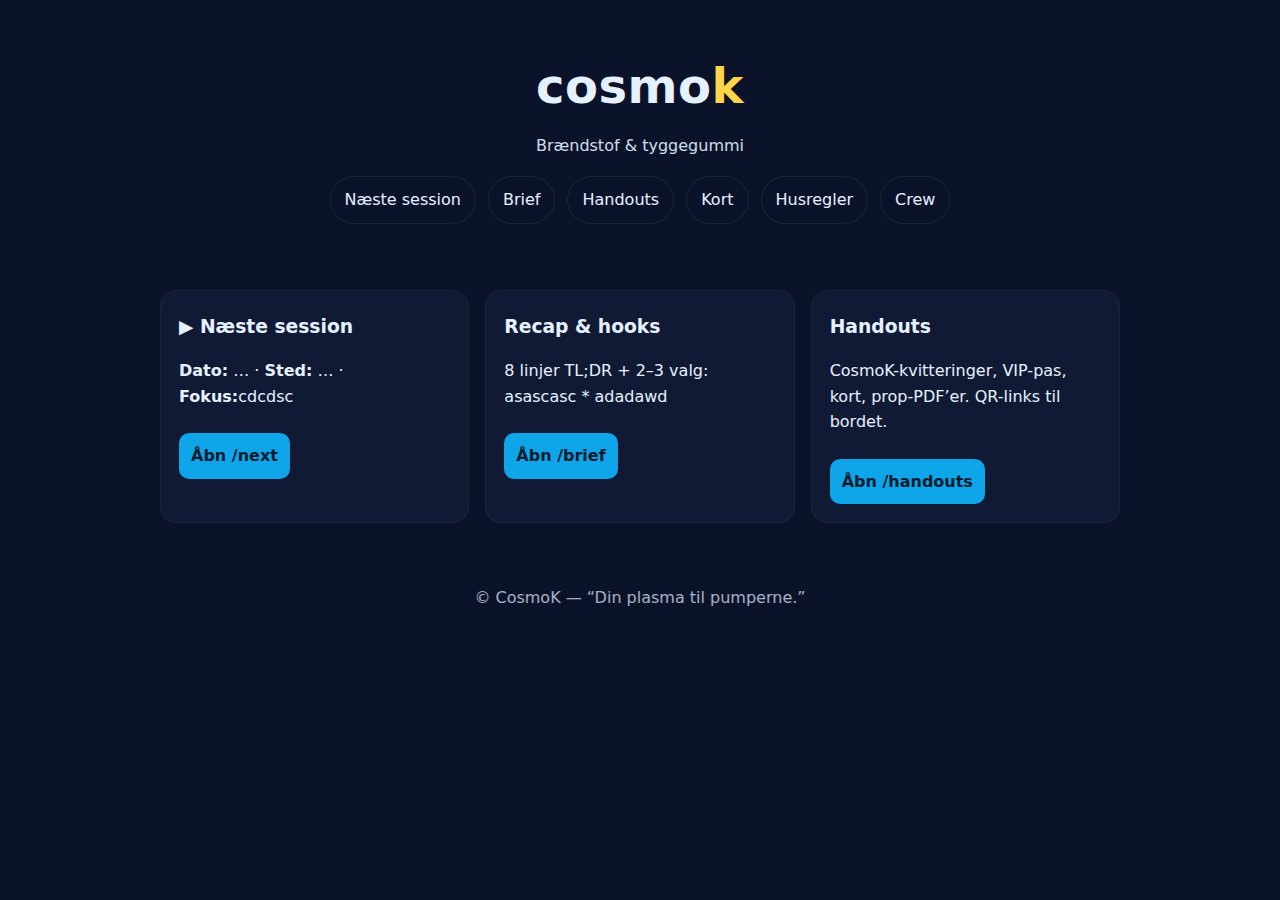
<file: old_index.html>
<!--det virker-->
<!doctype html>
<html lang="da">
<head>
  <meta charset="utf-8">
  <meta name="viewport" content="width=device-width,initial-scale=1">
  <title>CosmoK</title>
  <meta name="description" content="Brændstof & tyggegummi. Kampagnesite til Kaptajn N’ghathrods Skat.">
  <link rel="icon" href="data:image/svg+xml,%3Csvg xmlns='http://www.w3.org/2000/svg'%3E%3Ctext y='0.9em' font-size='90'%3E%E2%9C%A6%3C/text%3E%3C/svg%3E">
  <style>
    :root{--bg:#0B132B;--fg:#E6F1FF;--a:#0EA5E9;--y:#FFD54A}
    *{box-sizing:border-box} body{margin:0;background:var(--bg);color:var(--fg);font:16px/1.6 system-ui,Segoe UI,Roboto}
    header{padding:48px 20px;text-align:center}
    .logo{font-weight:800;font-size:48px;letter-spacing:.5px}
    .logo b{color:var(--y)}
    .tag{opacity:.9;margin-top:8px}
    nav{display:flex;gap:12px;justify-content:center;flex-wrap:wrap;margin:18px 0}
    nav a{padding:10px 14px;border:1px solid #1b263b;border-radius:999px;text-decoration:none;color:var(--fg)}
    nav a:hover{border-color:var(--a);color:var(--a)}
    .grid{display:grid;gap:16px;grid-template-columns:repeat(auto-fit,minmax(260px,1fr));padding:0 20px 40px;max-width:1000px;margin:0 auto}
    .card{background:#111a35;border:1px solid #1b263b;border-radius:16px;padding:18px}
    .card h3{margin:.2rem 0 0.4rem}
    .btn{display:inline-block;margin-top:8px;background:var(--a);color:#001b2e;text-decoration:none;padding:10px 12px;border-radius:10px;font-weight:700}
    footer{opacity:.7;text-align:center;padding:22px}
  </style>
</head>
<body>
  <header>
    <div class="logo">cosmo<b>k</b></div>
    <div class="tag">Brændstof & tyggegummi</div>
    <nav>
      <a href="næste">Næste session</a>
      <a href="recap">Brief</a>
      <a href="/handouts">Handouts</a>
      <a href="/map">Kort</a>
      <a href="/rules">Husregler</a>
      <a href="/crew">Crew</a>
    </nav>
  </header>

  <main class="grid">
    <section class="card">
      <h3>▶ Næste session</h3>
      <p><b>Dato:</b> … · <b>Sted:</b> … · <b>Fokus:</b>cdcdsc</p>
      <a class="btn" href="/next">Åbn /next</a>
    </section>
    <section class="card">
      <h3>Recap & hooks</h3>
      <p>8 linjer TL;DR + 2–3 valg: asascasc * adadawd</p>
      <a class="btn" href="/brief">Åbn /brief</a>
    </section>
    <section class="card">
      <h3>Handouts</h3>
      <p>CosmoK-kvitteringer, VIP-pas, kort, prop-PDF’er. QR-links til bordet.</p>
      <a class="btn" href="/handouts">Åbn /handouts</a>
    </section>
  </main>

  <footer>© CosmoK — “Din plasma til pumperne.”</footer>
</body>
</html>
</file>
<file: assets/css/base.css>
/* cosmok base.css — kun vanilla CSS. Mobil først. */
:root{
  --bg: #0B132B;
  --text: #E6F1FF;
  --text-dim: #c5d6f7;
  --primary: #FFD54A; /* stjerne-gul */
  --secondary: #0EA5E9; /* kølig blå */
  --surface-1: #111a33;
  --surface-2: #0e1730;
  --surface-3: #23304f;
  --shadow-1: 0 8px 20px rgba(0,0,0,.35);
  --shadow-2: 0 12px 28px rgba(0,0,0,.45);
  --radius: 18px;
  --wrap: 1100px;
}


/*Baseline / typografi
- Sørger for forudsigelig størrelse (padding tælles med).
- System-font stack for hurtig rendering, ingen eksterne fonts.
- Standard linkfarve = sekundær blå.*/

*{ box-sizing: border-box; }
html,body{ height:100%; }
body{
  margin:0;
  font-family: system-ui, Segoe UI, Roboto, Inter, sans-serif;
  background: var(--bg);
  color: var(--text);
  line-height: 1.6;
  -webkit-font-smoothing: antialiased;
  text-rendering: optimizeLegibility;
}

a{ color: var(--secondary); }
a:hover{ text-decoration: underline; }

/*Layout-utility*/
.wrap{
  max-width: var(--wrap);
  margin-inline: auto;
  padding: 1rem;
}

/*Header & navigation*/
.site-header{
  position: sticky; top:0; z-index: 30;
  background: linear-gradient(180deg, rgba(8,12,28,.9), rgba(8,12,28,.6) 60%, transparent);
  backdrop-filter: blur(6px);
  border-bottom: 1px solid rgba(255,255,255,.06);
}
.brand{
  display:flex; align-items:center; gap:.6rem;
  text-decoration: none; color: var(--text);
  font-weight: 700;
}
.brand .icon{ filter: drop-shadow(0 0 6px rgba(255,213,74,.35)); }
.brand .wordmark{text-transform: lowercase; letter-spacing:.5px;}

.site-header .wrap{
  display:flex; align-items:center; justify-content:space-between; gap:1rem;
}
.site-nav ul{
  list-style:none; margin:0; padding:0;
  display:flex; flex-wrap:wrap; gap:.5rem;
}
.site-nav a{
  display:inline-block;
  padding:.5rem .9rem;
  border-radius: 999px;
  border:1px solid var(--surface-3);
  background: var(--surface-2);
  text-decoration:none;
  color: var(--text);
  font-weight: 600;
}
.site-nav a[aria-current="page"]{
  background: var(--primary);
  color:#1a1200;
  border-color: #e6c036;
}
.site-nav a:hover{
  transform: translateY(-1px);
  box-shadow: var(--shadow-1);
  text-decoration:none;
}


/*Hero (typografi & grund-baggrund)*/
.hero{
  text-align:center;
  padding: 3.5rem 1rem 2rem;
  background:
    radial-gradient(1200px 600px at 50% -10%, rgba(14,165,233,.12), transparent 60%),
    radial-gradient(1000px 500px at 50% -30%, rgba(255,213,74,.15), transparent 65%);
  border-radius: 24px;
}
.hero-title{
  font-size: clamp(2.4rem, 6vw, 4rem);    /*clamp() gør størrelser flydende fra mobil → desktop.*/
  line-height:1.05; margin:0;
  letter-spacing:.5px;
  text-shadow: 0 2px 0 rgba(0,0,0,.25);
}
.hero-tag{ margin:.5rem 0 0; font-size: clamp(1rem, 2.5vw, 1.25rem); color: var(--text-dim); }

.page-intro .lede{ color: var(--text-dim); margin-top:.25rem; }


/*Cards & grids*/
.card-grid{
  margin-block: 1.5rem 2.5rem;
  display:grid; gap:1rem;
  grid-template-columns: repeat(auto-fit, minmax(260px, 1fr));    /*Auto-fit gør grid’et responsivt (så mange kolonner som der er plads til).*/
}
.card{
  background: var(--surface-1);
  border:1px solid var(--surface-3);
  border-radius: var(--radius);
  box-shadow: var(--shadow-1);
  overflow:hidden;
}
.card .card-body{ padding: 1rem 1rem 1.25rem; }
.card-title{ margin: .25rem 0 .35rem; font-size: 1.25rem; }
.card-text{ margin:0; color: var(--text-dim); }
.link-card{ position:relative; display:flex; justify-content:space-between; align-items:center; gap:1rem; text-decoration:none; color:inherit; }
.link-card:hover{ transform: translateY(-2px); box-shadow: var(--shadow-2); }   /*Kort får bløde hjørner, diskret kant og skygger.*/
.link-card .card-cta{ font-weight:700; margin-right:.5rem; }

/*Lister & formular-detaljer*/
.details{
  list-style:none; padding:0; margin:0 0 1rem 0;
}
.details li + li{ margin-top:.4rem; }

.checklist{
  display:flex; gap:1rem; flex-wrap:wrap;
  border:1px dashed var(--surface-3);
  padding: .75rem; border-radius: 12px;
}
.checklist input{ transform: translateY(1px); }

.btn-row{ display:flex; gap:.6rem; flex-wrap:wrap; }

/*Knapper*/
.button{
  display:inline-block; border: none; text-decoration:none; cursor:pointer;
  padding:.7rem 1rem; border-radius:999px; font-weight: 700;
  background: var(--primary); color:#1a1200;
  box-shadow: inset 0 -2px 0 rgba(0,0,0,.15), 0 6px 16px rgba(0,0,0,.25);
}
.button:hover{ transform: translateY(-1px); }
.button:active{ transform: translateY(0); }
.button.outline{
  background: var(--surface-2); color: var(--text);
  border:1px solid var(--surface-3); box-shadow:none;
}

/*Billeder*/
img{ max-width:100%; height:auto; display:block; }

/*Footer*/
.site-footer{
  border-top: 1px solid rgba(255,255,255,.06);
  margin-top: 2rem;
  color: var(--text-dim);
}
.site-footer a{ color: var(--secondary); }

.muted{ color: var(--text-dim); }

/*Tilgængelighed*/
/* Skip link for tilgængelighed */
.skip-link{
  position:absolute; left:-9999px; top:auto; width:1px; height:1px; overflow:hidden;    /* keyboard jump til main */
}
.skip-link:focus{
  position:fixed; left: 1rem; top: 1rem; width:auto; height:auto; padding:.6rem 1rem;
  background: var(--primary); color:#1a1200; border-radius: 999px; z-index:1000;
}

/* Fokusmarkeringer */
:focus-visible{   /* keyboard-fokus style */
  outline: 3px solid var(--secondary);
  outline-offset: 2px;
  border-radius: 6px;
}

/*Headings*/
/* Typografi tweaks */
h1,h2,h3{ line-height:1.2; }
h1{ font-size: clamp(1.6rem, 4.5vw, 2.2rem); margin: .5rem 0; }
h2{ font-size: clamp(1.25rem, 3.5vw, 1.6rem); margin: .25rem 0 .25rem; }
h3{ font-size: clamp(1.1rem, 3vw, 1.25rem); margin:.2rem 0; }

.section-title{ margin-top: .5rem; }

.updated{ color: var(--text-dim); font-size:.95rem; margin-top: .75rem; }

/* Fremhæv gul k/K i wordmark/hero */
.wordmark .mark,
.hero-title .mark{
  color: var(--primary);           /* #FFD54A */
  text-shadow: 0 0 8px rgba(255,213,74,.35);
}


/*Hero-baggrund med billede (overlægges ovenpå gradienterne)
- To hero-blokke er bevidst: den første laver glød, den anden lægger billedlag via ::before og en overlay via ::after.
- isolation:isolate giver egen stacking-kontekst, så pseudo-elementerne kan ligge bag indholdet uden at “slå igennem”.
- Sti-vinkel: CSS-filen ligger i assets/css/, billedet i assets/img/ → derfor ../img/....*/

/* Hero cosmok: baggrundsbillede bag titel */
.hero{
  position: relative;
  isolation: isolate;         /* eget stacking context, så ::before kan ligge bag indholdet */
  overflow: hidden;
}

.hero::before{
  content: "";
  position: absolute;
  inset: 0;
  background: url("../img/stars-hero-bg-ratio-2-1.jpg") center/cover no-repeat;
  opacity: .7;               /* justér efter smag */
  filter: saturate(.9) brightness(.85) contrast(1.05);
  z-index: -1;
}

/* let farveglød/overlay for kontrast (kan droppes) */
.hero::after{
  content: "";
  position: absolute;
  inset: 0;
  background:
/*
    radial-gradient(1200px 600px at 50% -10%, rgba(14,165,233,.20), transparent 60%),
    radial-gradient(1000px 500px at 50% -30%, rgba(255,213,74,.18), transparent 65%),
    linear-gradient(180deg, rgba(11,19,43,.10), rgba(11,19,43,.45) 60%, rgba(11,19,43,.65));
*/
    radial-gradient(1200px 600px at 50% -25%, rgba(14,165,233,.10), transparent 50%),
    radial-gradient(1000px 500px at 50% -35%, rgba(255,213,74,.10), transparent 55%),
    linear-gradient(180deg, rgba(11,19,43,.08), rgba(11,19,43,.40) 60%, rgba(11,19,43,.60));
  z-index: -1;
}
</file>
